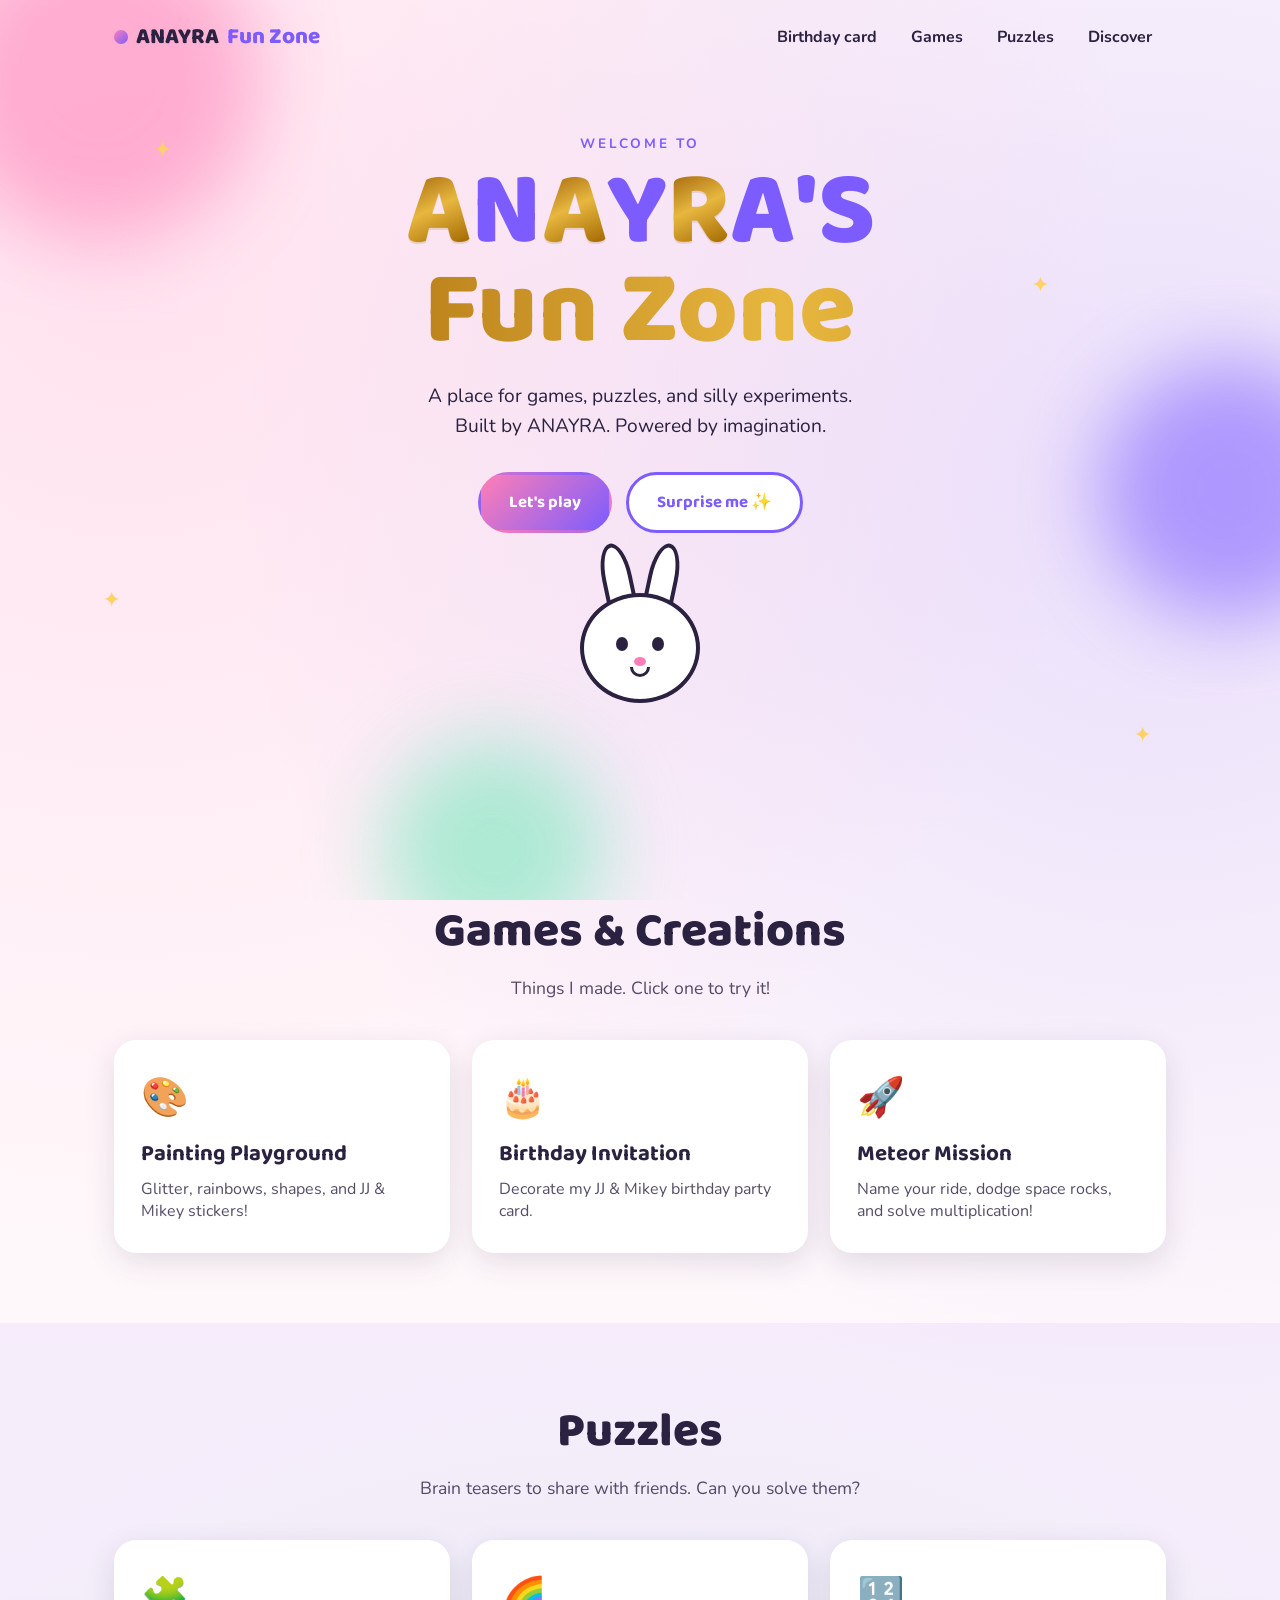
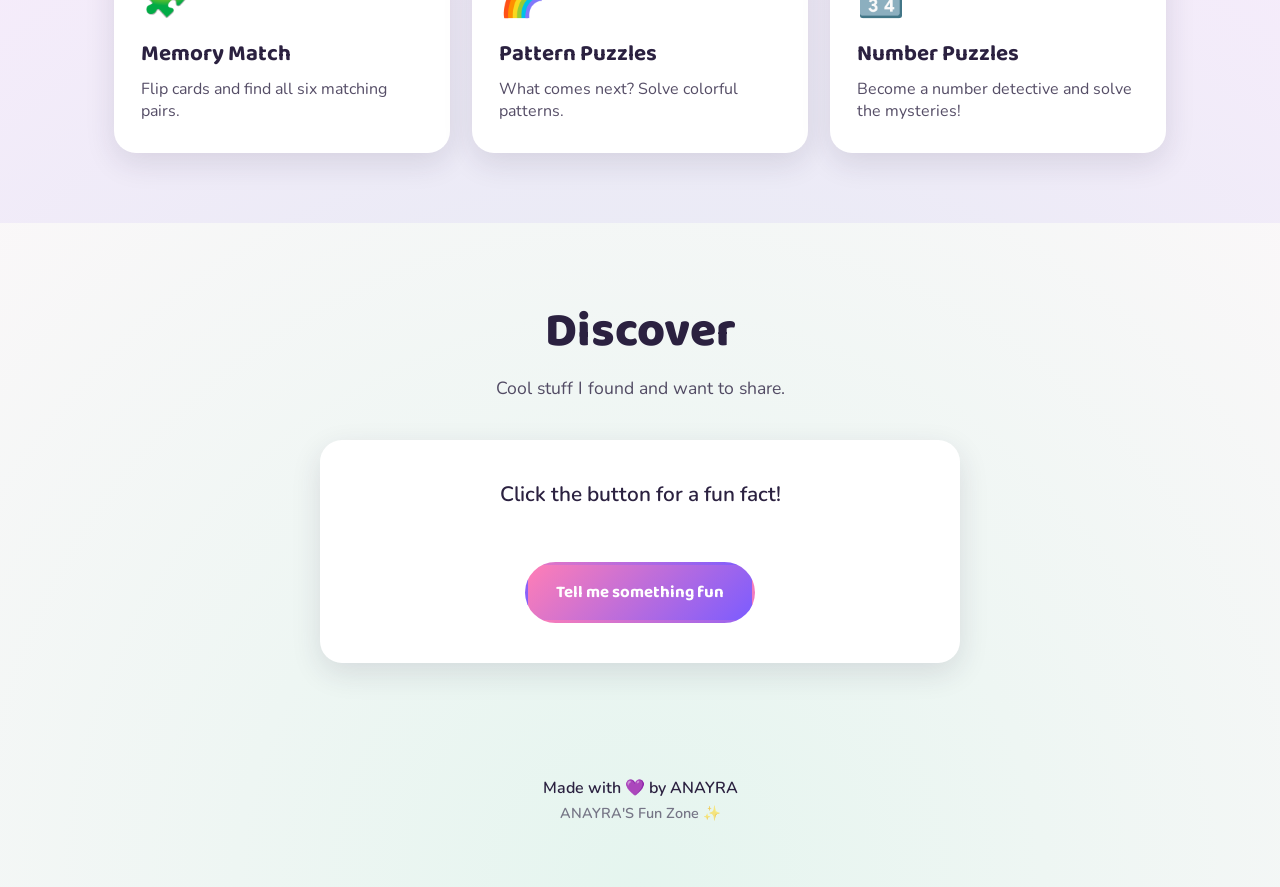
<file: index.html>
<!DOCTYPE html>
<html lang="en">
<head>
  <meta charset="UTF-8">
  <meta name="viewport" content="width=device-width, initial-scale=1.0">
  <title>ANAYRA'S Fun Zone</title>
  <meta name="description" content="Welcome to ANAYRA's Fun Zone — games, puzzles, and fun projects made by ANAYRA.">
  <link rel="icon" href="assets/images/favicon.svg" type="image/svg+xml">
  <link rel="preconnect" href="https://fonts.googleapis.com">
  <link href="https://fonts.googleapis.com/css2?family=Baloo+2:wght@500;700;800&family=Nunito:wght@400;600;700&display=swap" rel="stylesheet">
  <link rel="stylesheet" href="css/style.css">
</head>
<body>

  <!-- Floating shapes in the background (they move on their own with CSS) -->
  <div class="sky" aria-hidden="true">
    <span class="blob blob-1"></span>
    <span class="blob blob-2"></span>
    <span class="blob blob-3"></span>
    <span class="star star-1">✦</span>
    <span class="star star-2">✦</span>
    <span class="star star-3">✦</span>
    <span class="star star-4">✦</span>
  </div>

  <header class="top-bar">
    <a href="#top" class="logo">
      <span class="logo-dot"></span> ANAYRA<span class="logo-fun">Fun Zone</span>
    </a>
    <nav class="nav">
      <a href="projects/birthday-invitation/">Birthday card</a>
      <a href="#projects">Games</a>
      <a href="#puzzles">Puzzles</a>
      <a href="#discover">Discover</a>
    </nav>
  </header>

  <main id="top">

    <!-- ===== HERO: the big hello ===== -->
    <section class="hero">
      <p class="hero-kicker">Welcome to</p>
      <h1 class="hero-title">
        <span class="wiggle" aria-label="ANAYRA'S">ANAYRA'S</span>
        <span class="hero-title-line2">Fun Zone</span>
      </h1>
      <p class="hero-sub">
        A place for games, puzzles, and silly experiments.
        <br>Built by ANAYRA. Powered by imagination.
      </p>
      <div class="hero-actions">
        <a href="#projects" class="btn btn-primary">Let's play</a>
        <button type="button" class="btn btn-ghost" id="surprise-btn">Surprise me ✨</button>
      </div>
      <div class="hero-mascot" aria-hidden="true">
        <!-- A friendly little character drawn with CSS -->
        <div class="bun">
          <div class="bun-ear bun-ear-left"></div>
          <div class="bun-ear bun-ear-right"></div>
          <div class="bun-face">
            <div class="bun-eye bun-eye-left"></div>
            <div class="bun-eye bun-eye-right"></div>
            <div class="bun-nose"></div>
            <div class="bun-mouth"></div>
          </div>
        </div>
      </div>
    </section>

    <!-- ===== PROJECTS ===== -->
    <section class="section" id="projects">
      <h2 class="section-title">Games & Creations</h2>
      <p class="section-sub">Things I made. Click one to try it!</p>
      <div class="card-grid">
        <a class="card" href="projects/painting/">
          <span class="card-emoji" aria-hidden="true">🎨</span>
          <h3>Painting Playground</h3>
          <p>Glitter, rainbows, shapes, and JJ & Mikey stickers!</p>
        </a>
        <a class="card" href="projects/birthday-invitation/">
          <span class="card-emoji" aria-hidden="true">🎂</span>
          <h3>Birthday Invitation</h3>
          <p>Decorate my JJ & Mikey birthday party card.</p>
        </a>
        <a class="card" href="projects/rocket/">
          <span class="card-emoji" aria-hidden="true">🚀</span>
          <h3>Meteor Mission</h3>
          <p>Name your ride, dodge space rocks, and solve multiplication!</p>
        </a>
      </div>
    </section>

    <!-- ===== PUZZLES ===== -->
    <section class="section section-alt" id="puzzles">
      <h2 class="section-title">Puzzles</h2>
      <p class="section-sub">Brain teasers to share with friends. Can you solve them?</p>
      <div class="card-grid">
        <a class="card" href="puzzles/play/?game=memory">
          <span class="card-emoji" aria-hidden="true">🧩</span>
          <h3>Memory Match</h3>
          <p>Flip cards and find all six matching pairs.</p>
        </a>
        <a class="card" href="puzzles/play/?game=patterns">
          <span class="card-emoji" aria-hidden="true">🌈</span>
          <h3>Pattern Puzzles</h3>
          <p>What comes next? Solve colorful patterns.</p>
        </a>
        <a class="card" href="puzzles/play/?game=numbers">
          <span class="card-emoji" aria-hidden="true">🔢</span>
          <h3>Number Puzzles</h3>
          <p>Become a number detective and solve the mysteries!</p>
        </a>
      </div>
    </section>

    <!-- ===== DISCOVER ===== -->
    <section class="section" id="discover">
      <h2 class="section-title">Discover</h2>
      <p class="section-sub">Cool stuff I found and want to share.</p>
      <div class="discover-box">
        <p class="discover-fact" id="fun-fact">Click the button for a fun fact!</p>
        <button type="button" class="btn btn-primary" id="fact-btn">Tell me something fun</button>
      </div>
    </section>

  </main>

  <footer class="footer">
    <p>Made with 💜 by ANAYRA</p>
    <p class="footer-small">ANAYRA'S Fun Zone ✨</p>
  </footer>

  <!-- Confetti lands here when you press "Surprise me" -->
  <div class="confetti-layer" id="confetti" aria-hidden="true"></div>

  <script src="js/main.js"></script>
</body>
</html>
</file>
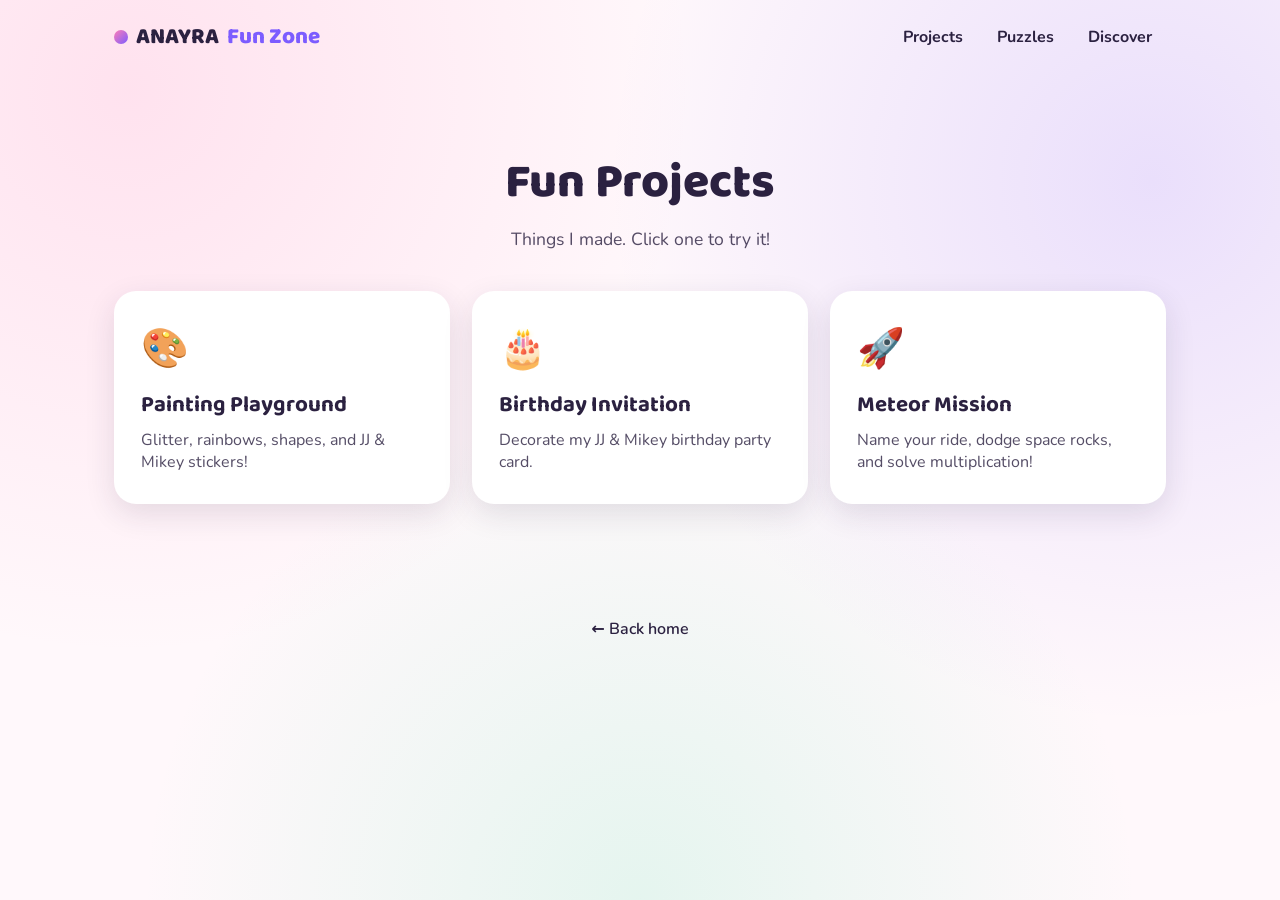
<file: projects/index.html>
<!DOCTYPE html>
<html lang="en">
<head>
  <meta charset="UTF-8">
  <meta name="viewport" content="width=device-width, initial-scale=1.0">
  <title>Projects · ANAYRA'S Fun Zone</title>
  <link rel="icon" href="../assets/images/favicon.svg" type="image/svg+xml">
  <link href="https://fonts.googleapis.com/css2?family=Baloo+2:wght@500;700;800&family=Nunito:wght@400;600;700&display=swap" rel="stylesheet">
  <link rel="stylesheet" href="../css/style.css">
</head>
<body>
  <header class="top-bar">
    <a href="../" class="logo"><span class="logo-dot"></span> ANAYRA<span class="logo-fun">Fun Zone</span></a>
    <nav class="nav">
      <a href="../#projects">Projects</a>
      <a href="../#puzzles">Puzzles</a>
      <a href="../#discover">Discover</a>
    </nav>
  </header>

  <main>
    <section class="section">
      <h2 class="section-title">Fun Projects</h2>
      <p class="section-sub">Things I made. Click one to try it!</p>
      <!--
        How to add a project:
        1. Make a new folder inside /projects, e.g. /projects/my-game/
        2. Put an index.html in it (plus its own css/js if needed)
        3. Add a card below that links to it, like this:

        <a class="card" href="my-game/">
          <span class="card-emoji">🎮</span>
          <h3>My Game</h3>
          <p>One line about what it does.</p>
        </a>
      -->
      <div class="card-grid">
        <a class="card" href="painting/">
          <span class="card-emoji" aria-hidden="true">🎨</span>
          <h3>Painting Playground</h3>
          <p>Glitter, rainbows, shapes, and JJ & Mikey stickers!</p>
        </a>
        <a class="card" href="birthday-invitation/">
          <span class="card-emoji" aria-hidden="true">🎂</span>
          <h3>Birthday Invitation</h3>
          <p>Decorate my JJ & Mikey birthday party card.</p>
        </a>
        <a class="card" href="rocket/">
          <span class="card-emoji" aria-hidden="true">🚀</span>
          <h3>Meteor Mission</h3>
          <p>Name your ride, dodge space rocks, and solve multiplication!</p>
        </a>
      </div>
    </section>
  </main>

  <footer class="footer">
    <p><a href="../">← Back home</a></p>
  </footer>
</body>
</html>
</file>
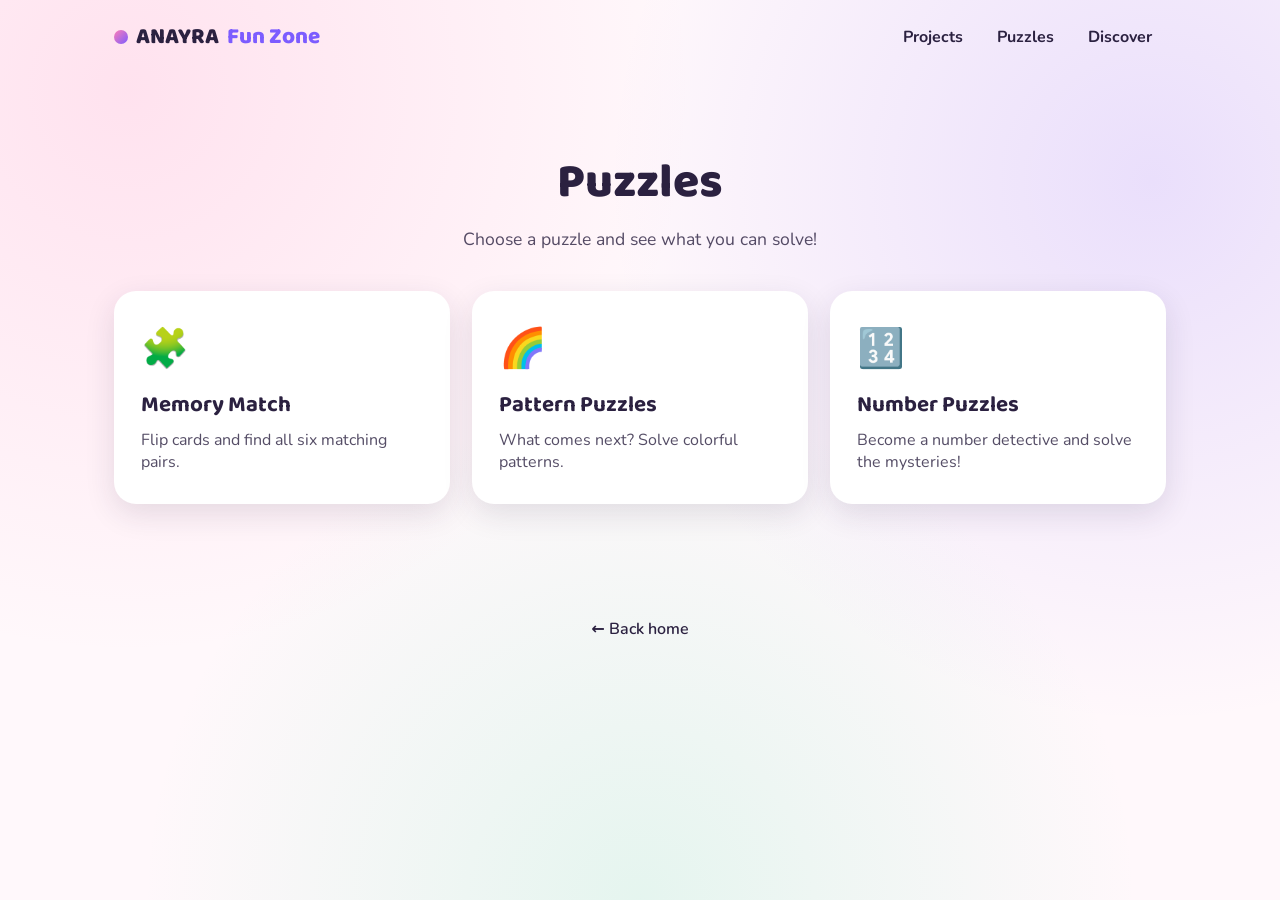
<file: puzzles/index.html>
<!DOCTYPE html>
<html lang="en">
<head>
  <meta charset="UTF-8">
  <meta name="viewport" content="width=device-width, initial-scale=1.0">
  <title>Puzzles · ANAYRA'S Fun Zone</title>
  <link rel="icon" href="../assets/images/favicon.svg" type="image/svg+xml">
  <link href="https://fonts.googleapis.com/css2?family=Baloo+2:wght@500;700;800&family=Nunito:wght@400;600;700&display=swap" rel="stylesheet">
  <link rel="stylesheet" href="../css/style.css">
</head>
<body>
  <header class="top-bar">
    <a href="../" class="logo"><span class="logo-dot"></span> ANAYRA<span class="logo-fun">Fun Zone</span></a>
    <nav class="nav">
      <a href="../#projects">Projects</a>
      <a href="../#puzzles">Puzzles</a>
      <a href="../#discover">Discover</a>
    </nav>
  </header>

  <main>
    <section class="section">
      <h2 class="section-title">Puzzles</h2>
      <p class="section-sub">Choose a puzzle and see what you can solve!</p>
      <!--
        How to add a puzzle:
        1. Make a new folder inside /puzzles, e.g. /puzzles/riddle-1/
        2. Put an index.html in it
        3. Add a card below that links to it (see projects/index.html for an example)
      -->
      <div class="card-grid">
        <a class="card" href="play/?game=memory">
          <span class="card-emoji" aria-hidden="true">🧩</span>
          <h3>Memory Match</h3>
          <p>Flip cards and find all six matching pairs.</p>
        </a>
        <a class="card" href="play/?game=patterns">
          <span class="card-emoji" aria-hidden="true">🌈</span>
          <h3>Pattern Puzzles</h3>
          <p>What comes next? Solve colorful patterns.</p>
        </a>
        <a class="card" href="play/?game=numbers">
          <span class="card-emoji" aria-hidden="true">🔢</span>
          <h3>Number Puzzles</h3>
          <p>Become a number detective and solve the mysteries!</p>
        </a>
      </div>
    </section>
  </main>

  <footer class="footer">
    <p><a href="../">← Back home</a></p>
  </footer>
</body>
</html>
</file>
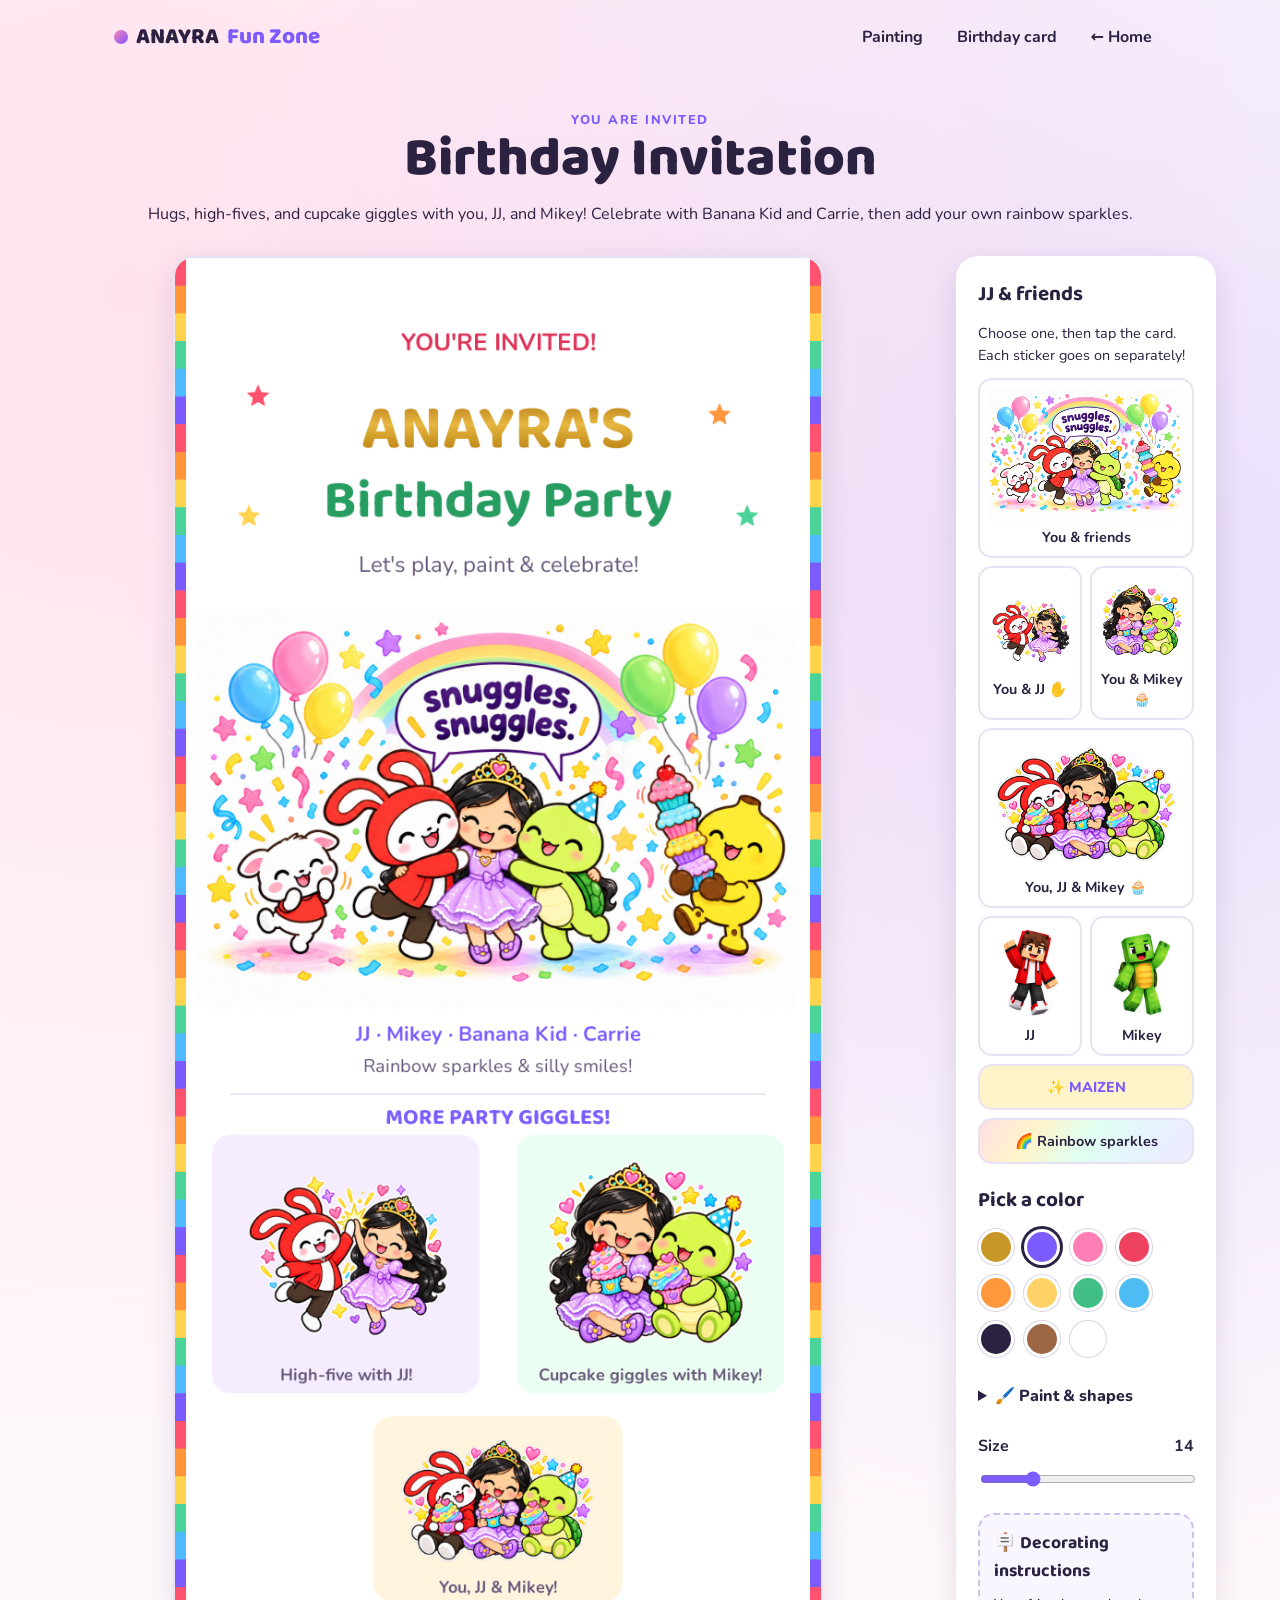
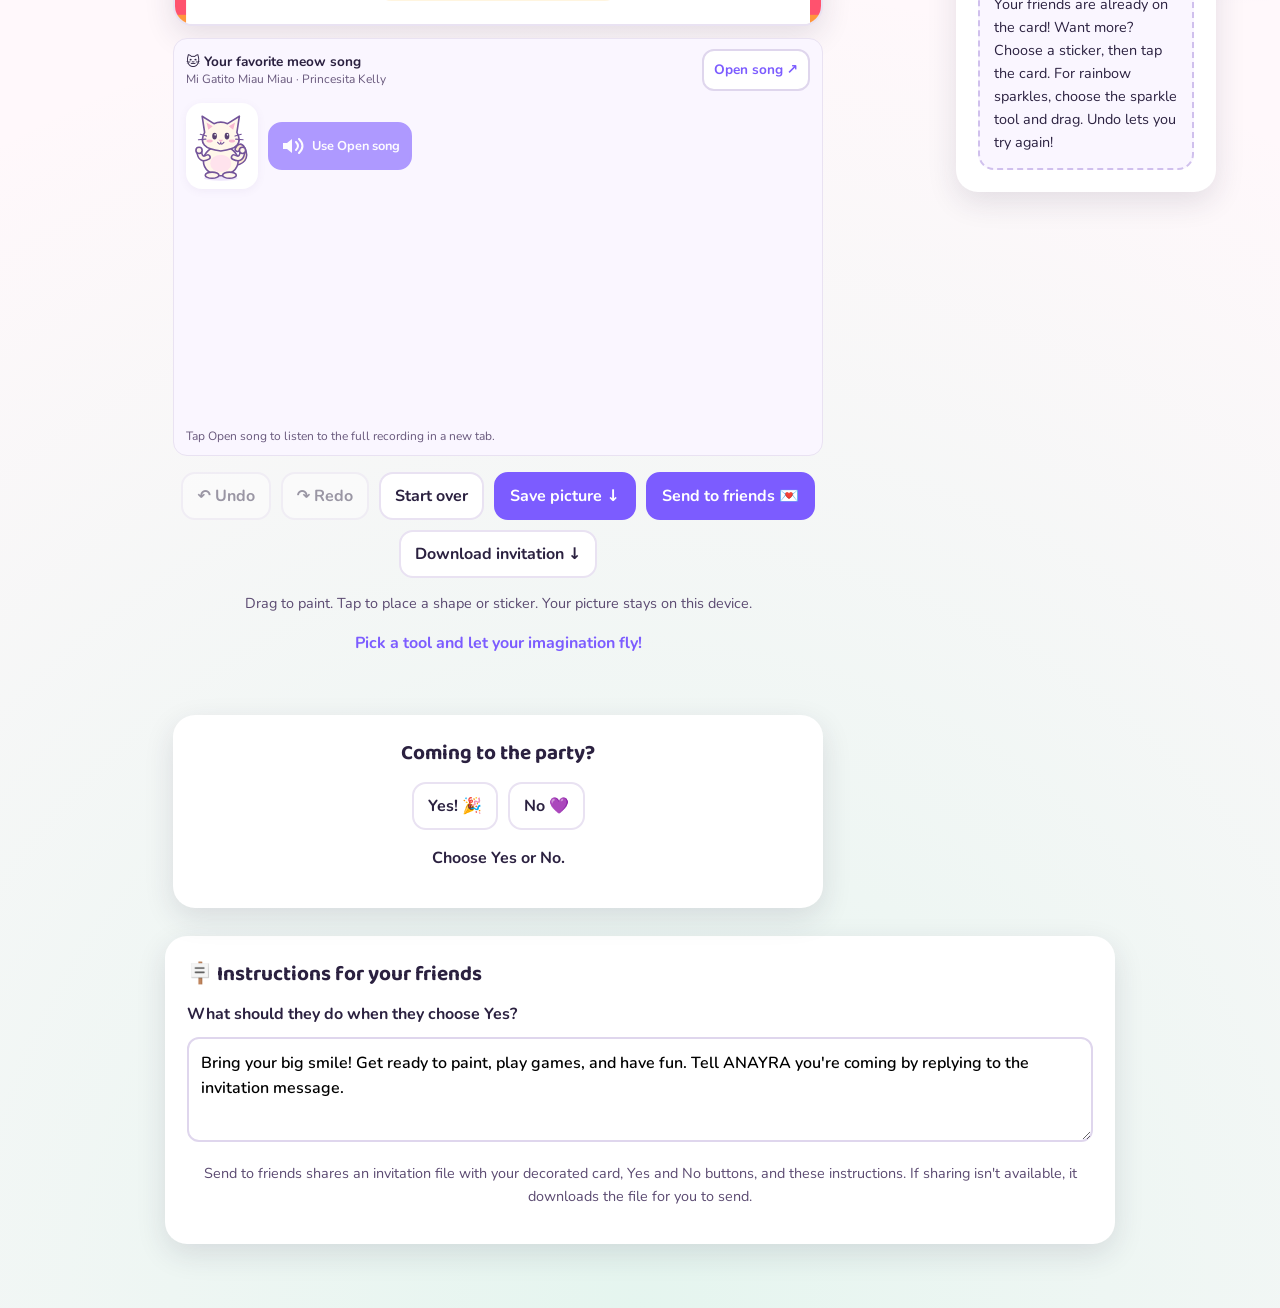
<file: projects/birthday-invitation/index.html>
<!DOCTYPE html>
<html lang="en">
<head>
  <meta charset="UTF-8">
  <meta name="viewport" content="width=device-width, initial-scale=1.0">
  <title>Birthday Invitation · ANAYRA'S Fun Zone</title>
  <link rel="icon" href="../../assets/images/favicon.svg" type="image/svg+xml">
  <link href="https://fonts.googleapis.com/css2?family=Baloo+2:wght@500;700;800&family=Nunito:wght@400;600;700&display=swap" rel="stylesheet">
  <link rel="stylesheet" href="../../css/style.css">
  <link rel="stylesheet" href="../../css/play.css">
  <link rel="stylesheet" href="style.css">
  <link rel="stylesheet" href="song.css" id="party-song-styles">
</head>
<body>
  <header class="top-bar">
    <a href="../../" class="logo"><span class="logo-dot"></span> ANAYRA<span class="logo-fun">Fun Zone</span></a>
    <nav class="nav" aria-label="Main navigation">
      <a href="../painting/">Painting</a>
      <a href="../birthday-invitation/">Birthday card</a>
      <a href="../../">← Home</a>
    </nav>
  </header>
  <main class="play-page" data-studio="invitation">
    <div class="play-heading">
      <p class="play-kicker">You are invited</p>
      <h1>Birthday Invitation</h1>
      <p>Hugs, high-fives, and cupcake giggles with you, JJ, and Mikey! Celebrate with Banana Kid and Carrie, then add your own rainbow sparkles.</p>
    </div>
    <div class="studio-layout">
      <aside class="play-panel studio-tools" aria-label="Drawing supplies">
        <div>
          <h2>Pick a color</h2>
          <div class="color-grid" role="group" aria-label="Paint colors"><button type="button" class="color-swatch" data-color="#c89727" style="--swatch: #c89727" aria-label="Gold" aria-pressed="false"></button><button type="button" class="color-swatch" data-color="#7c5cff" style="--swatch: #7c5cff" aria-label="Purple" aria-pressed="true"></button>
<button type="button" class="color-swatch" data-color="#ff7eb6" style="--swatch: #ff7eb6" aria-label="Pink" aria-pressed="false"></button>
<button type="button" class="color-swatch" data-color="#ef4261" style="--swatch: #ef4261" aria-label="Red" aria-pressed="false"></button>
<button type="button" class="color-swatch" data-color="#ff973c" style="--swatch: #ff973c" aria-label="Orange" aria-pressed="false"></button>
<button type="button" class="color-swatch" data-color="#ffd166" style="--swatch: #ffd166" aria-label="Yellow" aria-pressed="false"></button>
<button type="button" class="color-swatch" data-color="#42bf85" style="--swatch: #42bf85" aria-label="Green" aria-pressed="false"></button>
<button type="button" class="color-swatch" data-color="#4cbcf3" style="--swatch: #4cbcf3" aria-label="Blue" aria-pressed="false"></button>
<button type="button" class="color-swatch" data-color="#2b2140" style="--swatch: #2b2140" aria-label="Black" aria-pressed="false"></button>
<button type="button" class="color-swatch" data-color="#9b6644" style="--swatch: #9b6644" aria-label="Brown" aria-pressed="false"></button>
<button type="button" class="color-swatch" data-color="#ffffff" style="--swatch: #ffffff" aria-label="White" aria-pressed="false"></button></div>
        </div>
        <details class="tool-section">
          <summary>🖌️ Paint & shapes</summary>
          <div class="tool-grid" role="group" aria-label="Drawing tools"><button type="button" class="tool-button" data-tool="brush" aria-pressed="true">🖌️ Brush</button>
<button type="button" class="tool-button" data-tool="rainbow-brush" aria-pressed="false">🌈 Rainbow brush</button>
<button type="button" class="tool-button" data-tool="glitter" aria-pressed="false">✨ Glitter</button>
<button type="button" class="tool-button" data-tool="eraser" aria-pressed="false">🧽 Eraser</button>
<button type="button" class="tool-button" data-tool="rainbow" aria-pressed="false">🌈 Rainbow</button>
<button type="button" class="tool-button" data-tool="spiral" aria-pressed="false">🌀 Spiral</button>
<button type="button" class="tool-button" data-tool="circle" aria-pressed="false">● Circle</button>
<button type="button" class="tool-button" data-tool="square" aria-pressed="false">■ Square</button>
<button type="button" class="tool-button" data-tool="triangle" aria-pressed="false">▲ Triangle</button>
<button type="button" class="tool-button" data-tool="star" aria-pressed="false">★ Star</button>
<button type="button" class="tool-button" data-tool="heart" aria-pressed="false">♥ Heart</button></div>
        </details>
        <div>
          <label class="size-label" for="brush-size">Size <output data-size-value for="brush-size">14</output></label>
          <input id="brush-size" type="range" min="4" max="48" value="14" data-size>
        </div>
        <div class="sticker-supplies">
          <h2>JJ & friends</h2>
          <p class="supply-note">Choose one, then tap the card. Each sticker goes on separately!</p>
          <div class="tool-grid sticker-grid" role="group" aria-label="Character stickers">
            <button type="button" class="tool-button friends-sticker" data-tool="friends" aria-pressed="false" draggable="true" disabled><img src="../../assets/images/anayra-maizen-snuggles.jpg" alt="" width="1536" height="1024">You & friends</button>
            <button type="button" class="tool-button picture-sticker" data-tool="high-five" aria-pressed="false" draggable="true" disabled><img src="../../assets/images/anayra-jj-high-five-sticker.png" alt="" width="640" height="640">You & JJ ✋</button>
            <button type="button" class="tool-button picture-sticker" data-tool="cupcakes" aria-pressed="false" draggable="true" disabled><img src="../../assets/images/anayra-mikey-cupcake-sticker.png" alt="" width="640" height="640">You & Mikey 🧁</button>
            <button type="button" class="tool-button friends-sticker picture-sticker" data-tool="cupcake-friends" aria-pressed="false" draggable="true" disabled><img src="../../assets/images/anayra-jj-mikey-cupcake-sticker.png" alt="" width="640" height="427">You, JJ & Mikey 🧁</button>
            <button type="button" class="tool-button" data-tool="jj" aria-pressed="false" draggable="true" disabled><span class="sticker-thumb" aria-hidden="true"></span>JJ</button>
            <button type="button" class="tool-button" data-tool="mikey" aria-pressed="false" draggable="true" disabled><span class="sticker-thumb mikey" aria-hidden="true"></span>Mikey</button>
            <button type="button" class="tool-button maizen-sticker" data-tool="maizen" aria-pressed="false" draggable="true">✨ MAIZEN</button>
            <button type="button" class="tool-button rainbow-sparkles" data-tool="rainbow-sparkles" aria-pressed="false">🌈 Rainbow sparkles</button>
          </div>
        </div>
        <div class="instruction-sign">
          <h2>🪧 Decorating instructions</h2>
          <p>Your friends are already on the card! Want more? Choose a sticker, then tap the card. For rainbow sparkles, choose the sparkle tool and drag. Undo lets you try again!</p>
        </div>
      </aside>
      <div class="studio-surface">
        <div class="canvas-frame">
          <canvas class="drawing-canvas" width="700" height="1480" tabindex="0" aria-label="ANAYRA birthday invitation. JJ and Mikey hug a cartoon girl with black hair and a tiara, saying &quot;snuggles, snuggles.&quot; Banana Kid and Carrie celebrate beside them under a rainbow. Little pictures below show Anayra high-fiving JJ, sharing cupcakes with Mikey, and sharing cupcakes with JJ and Mikey together. Add stickers and rainbow sparkles beside the card.">Your browser needs canvas support to use the drawing tools.</canvas>
        </div>
        <div class="party-song" data-party-song>
          <div class="song-heading">
            <p class="song-label"><strong>🐱 Your favorite meow song</strong><span>Mi Gatito Miau Miau · Princesita Kelly</span></p>
            <a class="song-link" href="https://www.youtube.com/watch?v=xyWYu00Setc" target="_blank" rel="noopener noreferrer" aria-label="Open the full Mi Gatito Miau Miau song by Princesita Kelly in a new tab">Open song ↗</a>
          </div>
          <div class="song-controls">
            <svg class="cat-sticker" viewBox="-8 0 116 120" width="72" height="86" role="img" aria-label="A small chubby kitten dancing with the song">
              <g class="cat-notes" fill="#7c5cff" font-family="sans-serif" font-size="19" font-weight="bold"><text x="3" y="29">♪</text><text x="81" y="45" fill="#ef759e">♫</text></g>
              <ellipse cx="48" cy="112" rx="27" ry="4" fill="#eee5fb"/>
              <g class="cat-dancer" stroke="#73549a" stroke-width="2.6" stroke-linecap="round" stroke-linejoin="round">
                <path d="M64 89Q94 86 83 64Q79 57 75 65" fill="none" stroke-width="10"/>
                <path d="M64 89Q94 86 83 64Q79 57 75 65" fill="none" stroke="#ffe9ce" stroke-width="5"/>
                <ellipse cx="48" cy="84" rx="28" ry="24" fill="#fff7ea"/>
                <ellipse cx="48" cy="88" rx="17" ry="14" fill="#ffe3ed" stroke="none"/>
                <g class="cat-left-paw"><path d="M27 78Q15 85 13 68" fill="none" stroke-width="10"/><path d="M27 78Q15 85 13 68" fill="none" stroke="#fff7ea" stroke-width="5"/><circle cx="13" cy="67" r="5" fill="#fff7ea"/></g>
                <g class="cat-right-paw"><path d="M69 78Q82 85 83 68" fill="none" stroke-width="10"/><path d="M69 78Q82 85 83 68" fill="none" stroke="#fff7ea" stroke-width="5"/><circle cx="83" cy="67" r="5" fill="#fff7ea"/></g>
                <ellipse cx="34" cy="107" rx="11" ry="5" fill="#fff7ea"/>
                <ellipse cx="62" cy="107" rx="11" ry="5" fill="#fff7ea"/>
                <path d="M22 38 18 12 37 24Q48 19 59 24L78 12 74 38Q88 64 48 68Q8 64 22 38Z" fill="#fff7ea"/>
                <path d="M25 22 28 34 35 28ZM71 22 68 34 61 28Z" fill="#f8b8d1" stroke="none"/>
                <ellipse cx="38" cy="44" rx="3.8" ry="5.5" fill="#574070" stroke="none"/><ellipse cx="58" cy="44" rx="3.8" ry="5.5" fill="#574070" stroke="none"/>
                <g fill="white" stroke="none"><circle cx="39" cy="42" r="1.3"/><circle cx="59" cy="42" r="1.3"/></g>
                <g fill="#f8b8d1" stroke="none"><ellipse cx="30" cy="52" rx="5" ry="2.4"/><ellipse cx="66" cy="52" rx="5" ry="2.4"/><path d="M44 50H52L48 54Z"/></g>
                <path d="M43 54q5 6 5 0q0 6 5 0M25 44l-10-3M24 49l-12 1M71 44l10-3M72 49l12 1" fill="none" stroke-width="1.8"/>
              </g>
            </svg>
            <button type="button" class="song-speaker" data-song-speaker aria-label="Play the full meow song" aria-pressed="false" disabled>
              <svg class="speaker-icon" viewBox="0 0 24 24" width="24" height="24" aria-hidden="true"><path d="M3 9h4l5-4v14l-5-4H3Z" fill="currentColor"/><path d="M16 8q4 4 0 8M19 5q7 7 0 14" fill="none" stroke="currentColor" stroke-width="2" stroke-linecap="round"/></svg>
              <span data-song-button-label>Loading…</span>
            </button>
          </div>
          <iframe id="meow-song-player" class="song-player" title="Play the full Mi Gatito Miau Miau song by Princesita Kelly" width="100%" height="220" scrolling="no" loading="lazy" allow="autoplay; encrypted-media" referrerpolicy="strict-origin-when-cross-origin" src="https://www.youtube.com/embed/xyWYu00Setc?autoplay=0&amp;playsinline=1&amp;rel=0&amp;fs=0&amp;enablejsapi=1"></iframe>
          <p class="song-note" data-song-status role="status">Tap the speaker to play the full song. Kitty dances along! You'll need an internet connection.</p>
        </div>
        <div class="studio-actions">
          <button type="button" class="play-button" data-undo disabled>↶ Undo</button>
          <button type="button" class="play-button" data-redo disabled>↷ Redo</button>
          <button type="button" class="play-button" data-reset>Start over</button>
          <button type="button" class="play-button primary" data-save>Save picture ↓</button>
          <button type="button" class="play-button primary" id="share-invitation">Send to friends 💌</button>
          <button type="button" class="play-button" id="download-invitation">Download invitation ↓</button>
          <button type="button" class="play-button" id="previous-card" hidden>Save previous card</button>
        </div>
        <p class="studio-note">Drag to paint. Tap to place a shape or sticker. Your picture stays on this device.</p>
        <p class="live-message studio-message" data-message role="status">Pick a tool and let your imagination fly!</p>
        <p class="live-message studio-message" id="share-message" role="status"></p>
        <section class="play-panel coming-panel" aria-labelledby="coming-heading">
          <h2 id="coming-heading">Coming to the party?</h2>
          <div class="coming-choices" role="group" aria-label="Coming to the party">
            <button type="button" class="choice-button" data-coming="yes" aria-pressed="false">Yes! 🎉</button>
            <button type="button" class="choice-button" data-coming="no" aria-pressed="false">No 💜</button>
          </div>
          <p class="live-message" id="coming-message" role="status">Choose Yes or No.</p>
          <div class="instruction-sign" id="party-instructions" hidden>
            <h3>🪧 Party instructions</h3>
            <p id="guest-instructions"></p>
          </div>
        </section>
      </div>
    </div>
    <section class="play-panel invitation-settings" aria-labelledby="instructions-heading">
      <h2 id="instructions-heading">🪧 Instructions for your friends</h2>
      <label class="field-label" for="instruction-text">What should they do when they choose Yes?</label>
      <textarea id="instruction-text" rows="3" maxlength="600">Bring your big smile! Get ready to paint, play games, and have fun. Tell ANAYRA you're coming by replying to the invitation message.</textarea>
      <p class="studio-note">Send to friends shares an invitation file with your decorated card, Yes and No buttons, and these instructions. If sharing isn't available, it downloads the file for you to send.</p>
    </section>
  </main>
  <script src="../../js/drawing.js"></script>
  <script src="song.js"></script>
  <script src="invitation.js"></script>
</body>
</html>
</file>
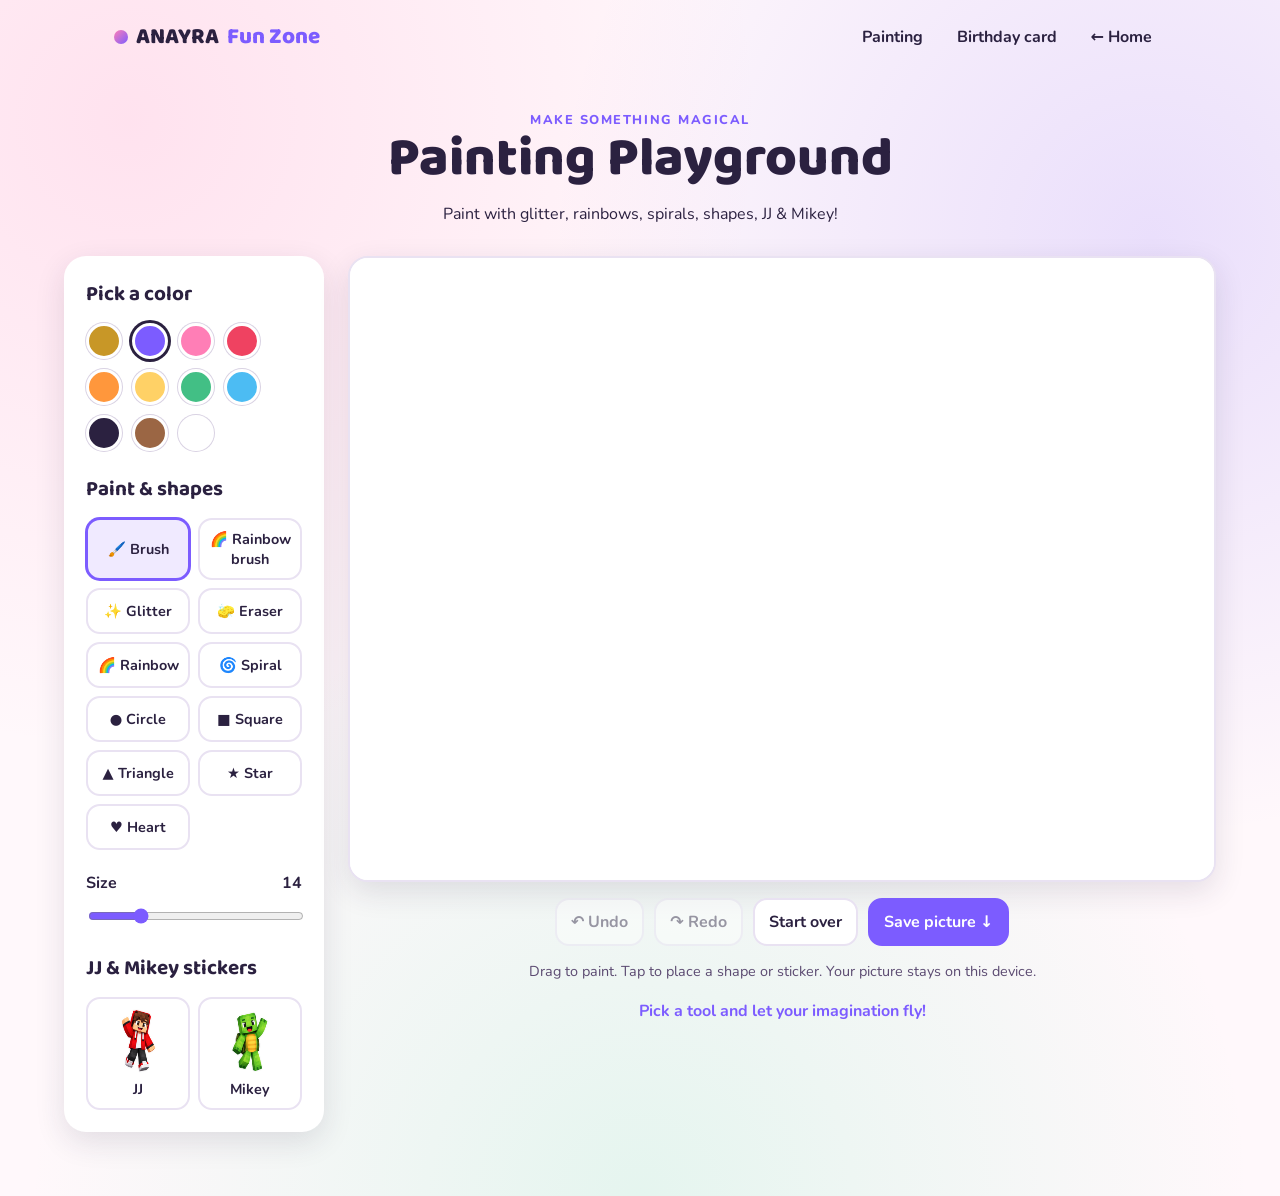
<file: projects/painting/index.html>
<!DOCTYPE html>
<html lang="en">
<head>
  <meta charset="UTF-8">
  <meta name="viewport" content="width=device-width, initial-scale=1.0">
  <title>Painting Playground · ANAYRA'S Fun Zone</title>
  <link rel="icon" href="../../assets/images/favicon.svg" type="image/svg+xml">
  <link href="https://fonts.googleapis.com/css2?family=Baloo+2:wght@500;700;800&family=Nunito:wght@400;600;700&display=swap" rel="stylesheet">
  <link rel="stylesheet" href="../../css/style.css">
  <link rel="stylesheet" href="../../css/play.css">
  
</head>
<body>
  <header class="top-bar">
    <a href="../../" class="logo"><span class="logo-dot"></span> ANAYRA<span class="logo-fun">Fun Zone</span></a>
    <nav class="nav" aria-label="Main navigation">
      <a href="../painting/">Painting</a>
      <a href="../birthday-invitation/">Birthday card</a>
      <a href="../../">← Home</a>
    </nav>
  </header>
  <main class="play-page" data-studio="painting">
    <div class="play-heading">
      <p class="play-kicker">Make something magical</p>
      <h1>Painting Playground</h1>
      <p>Paint with glitter, rainbows, spirals, shapes, JJ & Mikey!</p>
    </div>
    <div class="studio-layout">
      <aside class="play-panel studio-tools" aria-label="Drawing supplies">
        <div>
          <h2>Pick a color</h2>
          <div class="color-grid" role="group" aria-label="Paint colors"><button type="button" class="color-swatch" data-color="#c89727" style="--swatch: #c89727" aria-label="Gold" aria-pressed="false"></button><button type="button" class="color-swatch" data-color="#7c5cff" style="--swatch: #7c5cff" aria-label="Purple" aria-pressed="true"></button>
<button type="button" class="color-swatch" data-color="#ff7eb6" style="--swatch: #ff7eb6" aria-label="Pink" aria-pressed="false"></button>
<button type="button" class="color-swatch" data-color="#ef4261" style="--swatch: #ef4261" aria-label="Red" aria-pressed="false"></button>
<button type="button" class="color-swatch" data-color="#ff973c" style="--swatch: #ff973c" aria-label="Orange" aria-pressed="false"></button>
<button type="button" class="color-swatch" data-color="#ffd166" style="--swatch: #ffd166" aria-label="Yellow" aria-pressed="false"></button>
<button type="button" class="color-swatch" data-color="#42bf85" style="--swatch: #42bf85" aria-label="Green" aria-pressed="false"></button>
<button type="button" class="color-swatch" data-color="#4cbcf3" style="--swatch: #4cbcf3" aria-label="Blue" aria-pressed="false"></button>
<button type="button" class="color-swatch" data-color="#2b2140" style="--swatch: #2b2140" aria-label="Black" aria-pressed="false"></button>
<button type="button" class="color-swatch" data-color="#9b6644" style="--swatch: #9b6644" aria-label="Brown" aria-pressed="false"></button>
<button type="button" class="color-swatch" data-color="#ffffff" style="--swatch: #ffffff" aria-label="White" aria-pressed="false"></button></div>
        </div>
        <div class="tool-section">
          <h2>Paint & shapes</h2>
          <div class="tool-grid" role="group" aria-label="Drawing tools"><button type="button" class="tool-button" data-tool="brush" aria-pressed="true">🖌️ Brush</button>
<button type="button" class="tool-button" data-tool="rainbow-brush" aria-pressed="false">🌈 Rainbow brush</button>
<button type="button" class="tool-button" data-tool="glitter" aria-pressed="false">✨ Glitter</button>
<button type="button" class="tool-button" data-tool="eraser" aria-pressed="false">🧽 Eraser</button>
<button type="button" class="tool-button" data-tool="rainbow" aria-pressed="false">🌈 Rainbow</button>
<button type="button" class="tool-button" data-tool="spiral" aria-pressed="false">🌀 Spiral</button>
<button type="button" class="tool-button" data-tool="circle" aria-pressed="false">● Circle</button>
<button type="button" class="tool-button" data-tool="square" aria-pressed="false">■ Square</button>
<button type="button" class="tool-button" data-tool="triangle" aria-pressed="false">▲ Triangle</button>
<button type="button" class="tool-button" data-tool="star" aria-pressed="false">★ Star</button>
<button type="button" class="tool-button" data-tool="heart" aria-pressed="false">♥ Heart</button></div>
        </div>
        <div>
          <label class="size-label" for="brush-size">Size <output data-size-value for="brush-size">14</output></label>
          <input id="brush-size" type="range" min="4" max="48" value="14" data-size>
        </div>
        <div>
          <h2>JJ & Mikey stickers</h2>
          <div class="tool-grid sticker-grid" role="group" aria-label="Character stickers">
            <button type="button" class="tool-button" data-tool="jj" aria-pressed="false" disabled><span class="sticker-thumb" aria-hidden="true"></span>JJ</button>
            <button type="button" class="tool-button" data-tool="mikey" aria-pressed="false" disabled><span class="sticker-thumb mikey" aria-hidden="true"></span>Mikey</button>
          </div>
        </div>
      </aside>
      <div class="studio-surface">
        <div class="canvas-frame">
          <canvas class="drawing-canvas" width="1000" height="720" tabindex="0" aria-label="Your painting canvas. Drag to paint or tap to place shapes and stickers.">Your browser needs canvas support to use the drawing tools.</canvas>
        </div>
        <div class="studio-actions">
          <button type="button" class="play-button" data-undo disabled>↶ Undo</button>
          <button type="button" class="play-button" data-redo disabled>↷ Redo</button>
          <button type="button" class="play-button" data-reset>Start over</button>
          <button type="button" class="play-button primary" data-save>Save picture ↓</button>
        </div>
        <p class="studio-note">Drag to paint. Tap to place a shape or sticker. Your picture stays on this device.</p>
        <p class="live-message studio-message" data-message role="status">Pick a tool and let your imagination fly!</p>
      </div>
    </div>
  </main>
  <script src="../../js/drawing.js"></script>
</body>
</html>
</file>
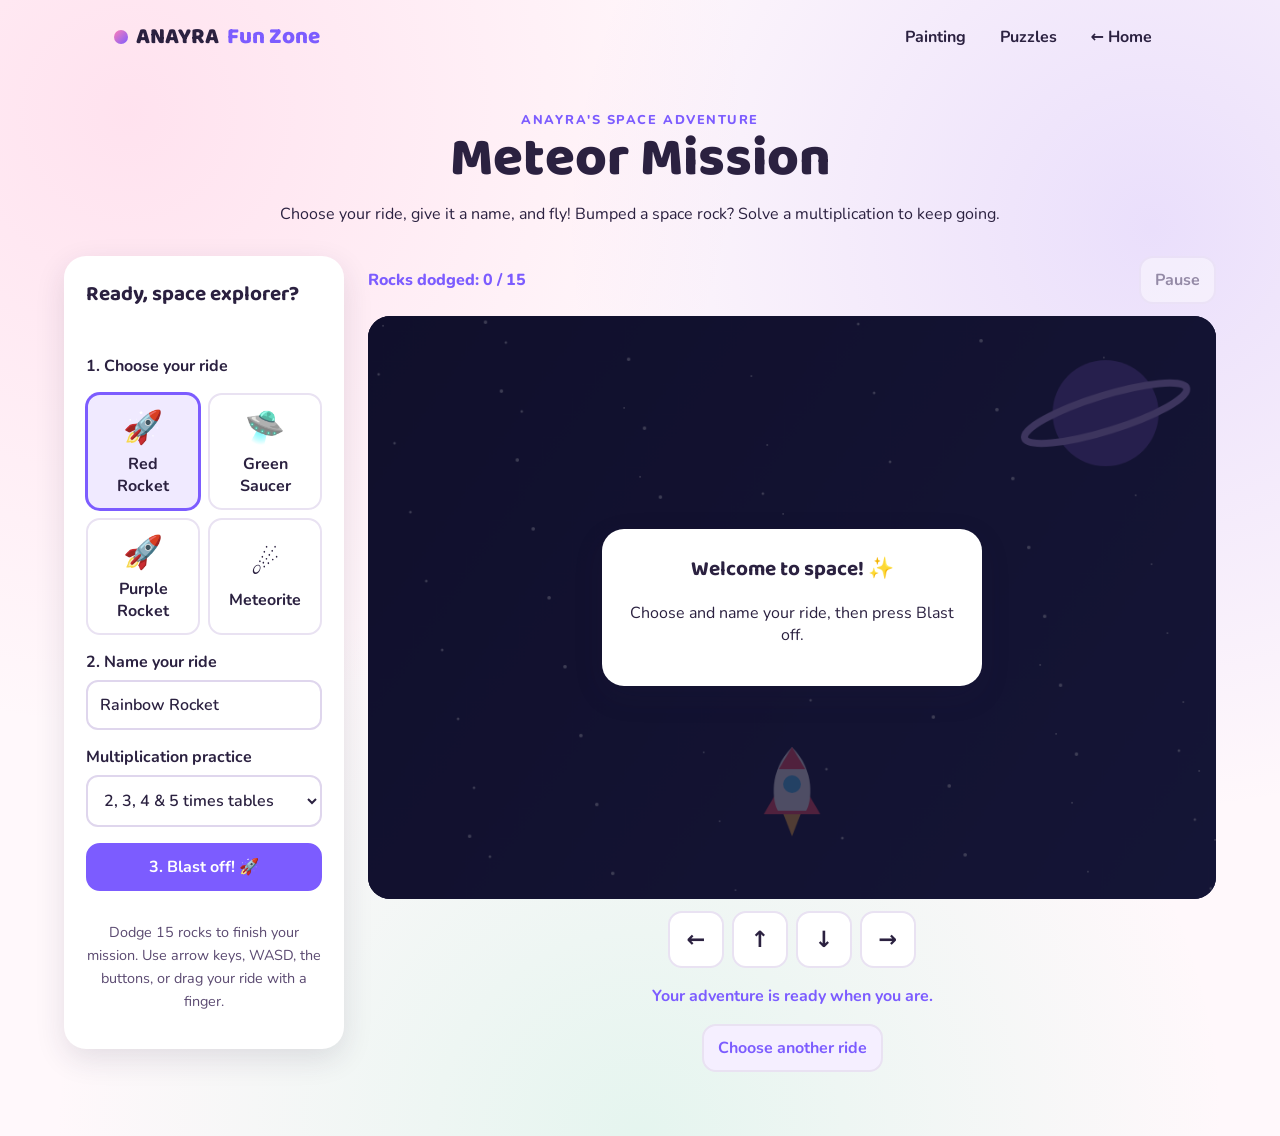
<file: projects/rocket/index.html>
<!DOCTYPE html>
<html lang="en">
<head>
  <meta charset="UTF-8">
  <meta name="viewport" content="width=device-width, initial-scale=1.0">
  <title>Meteor Mission · ANAYRA'S Fun Zone</title>
  <link rel="icon" href="../../assets/images/favicon.svg" type="image/svg+xml">
  <link href="https://fonts.googleapis.com/css2?family=Baloo+2:wght@500;700;800&family=Nunito:wght@400;600;700&display=swap" rel="stylesheet">
  <link rel="stylesheet" href="../../css/style.css">
  <link rel="stylesheet" href="../../css/play.css">
</head>
<body>
  <header class="top-bar">
    <a href="../../" class="logo"><span class="logo-dot"></span> ANAYRA<span class="logo-fun">Fun Zone</span></a>
    <nav class="nav" aria-label="Main navigation"><a href="../painting/">Painting</a><a href="../../puzzles/play/">Puzzles</a><a href="../../">← Home</a></nav>
  </header>
  <main class="play-page">
    <div class="play-heading">
      <p class="play-kicker">ANAYRA'S space adventure</p>
      <h1>Meteor Mission</h1>
      <p>Choose your ride, give it a name, and fly! Bumped a space rock? Solve a multiplication to keep going.</p>
    </div>
    <div class="rocket-layout">
      <form class="play-panel rocket-setup" id="rocket-setup">
        <h2>Ready, space explorer?</h2>
        <div class="ride-section">
          <p class="field-label">1. Choose your ride</p>
          <div class="ride-grid" role="group" aria-label="Space rides">
            <button type="button" class="choice-button" data-ride="red" aria-pressed="true"><span class="ride-icon">🚀</span>Red Rocket</button>
            <button type="button" class="choice-button" data-ride="green" aria-pressed="false"><span class="ride-icon">🛸</span>Green Saucer</button>
            <button type="button" class="choice-button" data-ride="purple" aria-pressed="false"><span class="ride-icon">🚀</span>Purple Rocket</button>
            <button type="button" class="choice-button" data-ride="meteor" aria-pressed="false"><span class="ride-icon">☄️</span>Meteorite</button>
          </div>
        </div>
        <label class="field-label" for="ride-name">2. Name your ride
          <input id="ride-name" maxlength="24" value="Rainbow Rocket" autocomplete="off">
        </label>
        <label class="field-label" for="math-level">Multiplication practice
          <select id="math-level"><option value="easy">2, 3, 4 & 5 times tables</option><option value="all">2 through 10 times tables</option></select>
        </label>
        <button type="submit" class="play-button primary">3. Blast off! 🚀</button>
        <p class="studio-note">Dodge 15 rocks to finish your mission. Use arrow keys, WASD, the buttons, or drag your ride with a finger.</p>
      </form>
      <div>
        <div class="flight-toolbar">
          <span class="flight-score" id="flight-score">Rocks dodged: 0 / 15</span>
          <button type="button" class="play-button" id="pause-flight" disabled>Pause</button>
        </div>
        <div class="flight-box">
          <canvas class="flight-canvas" id="flight-canvas" width="960" height="660" tabindex="0" aria-label="Space flying game. Move with arrow keys, WASD, or drag your ride. Dodge the falling rocks.">Your browser needs canvas support to play.</canvas>
          <div class="flight-overlay" id="flight-overlay">
            <div class="play-panel" id="flight-welcome"><h2>Welcome to space! ✨</h2><p>Choose and name your ride, then press Blast off.</p></div>
            <form class="play-panel" id="repair-form" hidden>
              <h2>A little bump! 🔧</h2><p>Solve this to fix your ride.</p>
              <p class="math-question" id="repair-question"></p>
              <label class="field-label" for="repair-answer">Your answer</label>
              <div class="math-answer-row"><input class="answer-input" id="repair-answer" type="number" min="0" step="1" inputmode="numeric" required><button class="play-button primary" type="submit">Fix it!</button></div>
              <p class="live-message" id="repair-message" role="status"></p>
            </form>
            <div class="play-panel" id="paused-panel" hidden><h2>Taking a little break 🌙</h2><p>Your mission will wait for you.</p><button type="button" class="play-button primary" id="resume-flight">Keep flying</button></div>
            <div class="play-panel" id="win-panel" hidden><h2>Mission complete! 🌟</h2><p class="mission-name" id="win-message"></p><button type="button" class="play-button primary" id="fly-again">Fly again!</button></div>
          </div>
        </div>
        <div class="flight-controls" role="group" aria-label="Steer your ride">
          <button type="button" class="play-button" data-direction="left" aria-label="Fly left">←</button>
          <button type="button" class="play-button" data-direction="up" aria-label="Fly up">↑</button>
          <button type="button" class="play-button" data-direction="down" aria-label="Fly down">↓</button>
          <button type="button" class="play-button" data-direction="right" aria-label="Fly right">→</button>
        </div>
        <p class="live-message studio-message mission-name" id="flight-status" role="status">Your adventure is ready when you are.</p>
        <div class="studio-actions"><button type="button" class="play-button secondary" id="choose-ride">Choose another ride</button></div>
      </div>
    </div>
  </main>
  <script src="game.js"></script>
</body>
</html>
</file>
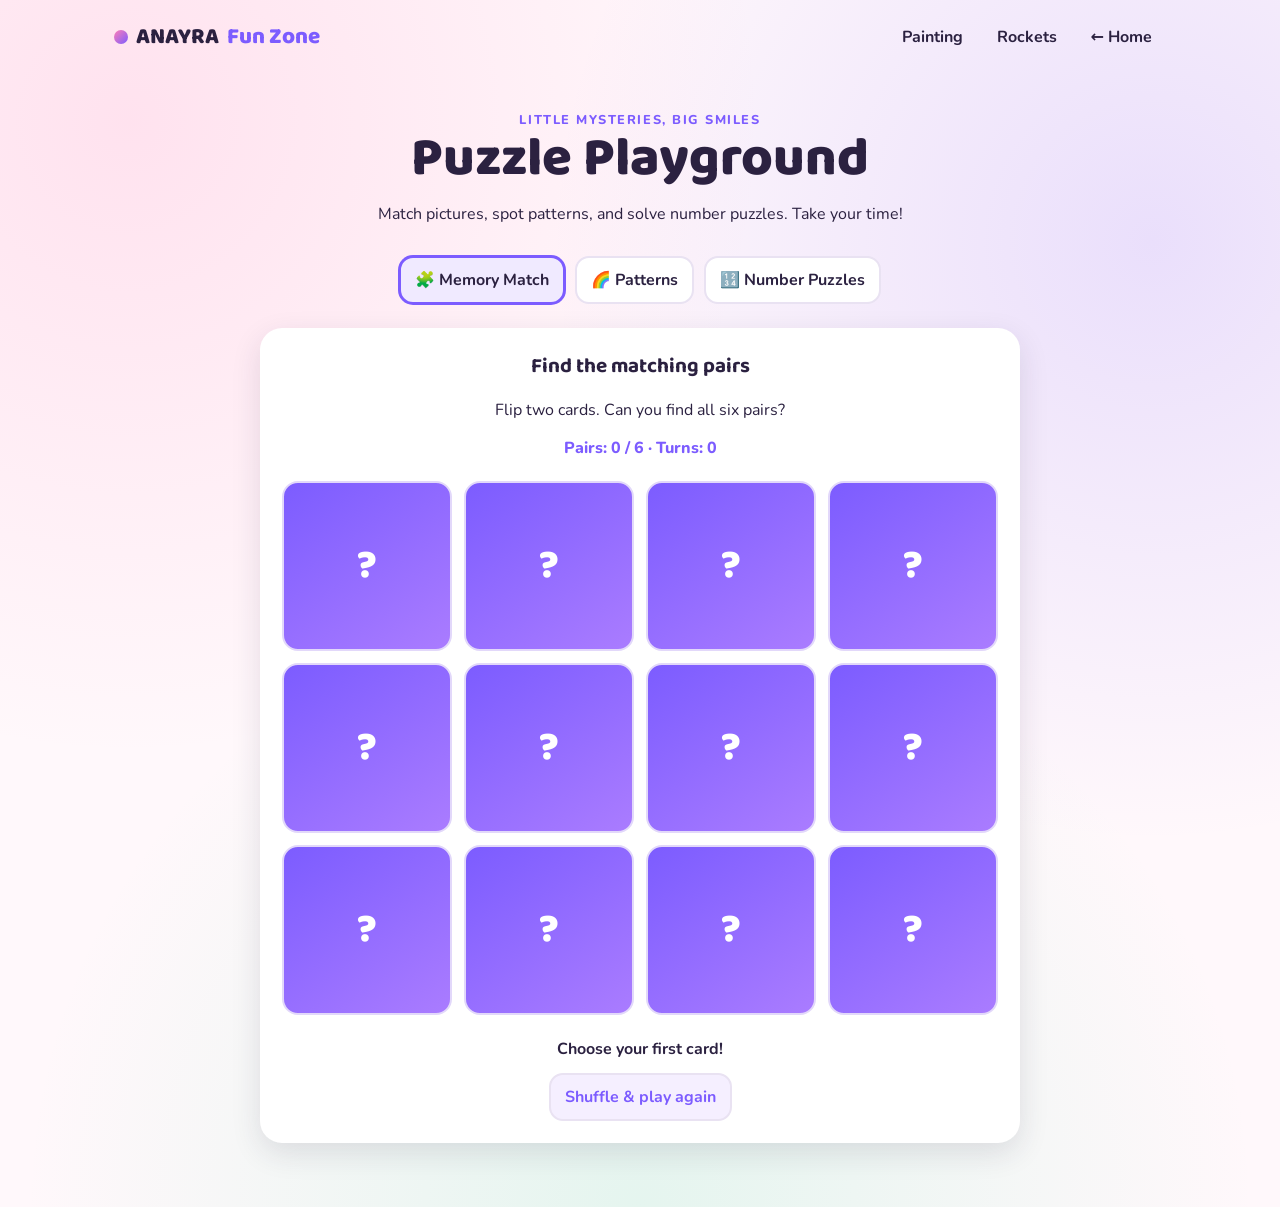
<file: puzzles/play/index.html>
<!DOCTYPE html>
<html lang="en">
<head>
  <meta charset="UTF-8">
  <meta name="viewport" content="width=device-width, initial-scale=1.0">
  <title>Puzzle Playground · ANAYRA'S Fun Zone</title>
  <link rel="icon" href="../../assets/images/favicon.svg" type="image/svg+xml">
  <link href="https://fonts.googleapis.com/css2?family=Baloo+2:wght@500;700;800&family=Nunito:wght@400;600;700&display=swap" rel="stylesheet">
  <link rel="stylesheet" href="../../css/style.css">
  <link rel="stylesheet" href="../../css/play.css">
</head>
<body>
  <header class="top-bar">
    <a href="../../" class="logo"><span class="logo-dot"></span> ANAYRA<span class="logo-fun">Fun Zone</span></a>
    <nav class="nav" aria-label="Main navigation"><a href="../../projects/painting/">Painting</a><a href="../../projects/rocket/">Rockets</a><a href="../../">← Home</a></nav>
  </header>
  <main class="play-page">
    <div class="play-heading"><p class="play-kicker">Little mysteries, big smiles</p><h1>Puzzle Playground</h1><p>Match pictures, spot patterns, and solve number puzzles. Take your time!</p></div>
    <div class="puzzle-tabs" role="group" aria-label="Choose a puzzle">
      <button type="button" class="puzzle-tab" data-game="memory" aria-pressed="true">🧩 Memory Match</button>
      <button type="button" class="puzzle-tab" data-game="patterns" aria-pressed="false">🌈 Patterns</button>
      <button type="button" class="puzzle-tab" data-game="numbers" aria-pressed="false">🔢 Number Puzzles</button>
    </div>
    <section class="play-panel puzzle-panel" id="memory-panel" aria-labelledby="memory-heading">
      <h2 id="memory-heading">Find the matching pairs</h2><p>Flip two cards. Can you find all six pairs?</p>
      <p class="puzzle-progress" id="memory-progress">Pairs: 0 / 6 · Turns: 0</p>
      <div class="memory-grid" id="memory-grid" role="group" aria-label="Memory cards"></div>
      <p class="live-message puzzle-message" id="memory-message" role="status">Choose your first card!</p>
      <button type="button" class="play-button secondary" id="memory-reset">Shuffle & play again</button>
    </section>
    <section class="play-panel puzzle-panel" id="patterns-panel" aria-labelledby="patterns-heading" hidden>
      <h2 id="patterns-heading">What comes next?</h2><p>Look at the pattern and pick its next piece.</p>
      <p class="puzzle-progress" id="patterns-progress"></p>
      <div class="puzzle-display" id="pattern-display" role="img"></div>
      <div class="puzzle-choices" id="pattern-choices" role="group" aria-label="Choose the next piece"></div>
      <p class="live-message puzzle-message" id="patterns-message" role="status"></p>
      <div class="studio-actions"><button type="button" class="play-button primary" id="pattern-next" hidden>Next pattern →</button><button type="button" class="play-button secondary" id="patterns-reset">Start over</button></div>
    </section>
    <section class="play-panel puzzle-panel" id="numbers-panel" aria-labelledby="numbers-heading" hidden>
      <h2 id="numbers-heading">Number detective</h2><p>Six little number puzzles to solve.</p>
      <p class="puzzle-progress" id="numbers-progress"></p>
      <div class="puzzle-display" id="number-display"></div>
      <form class="puzzle-answer-form" id="number-form">
        <label class="field-label" for="number-answer">Your answer</label>
        <div class="math-answer-row"><input class="answer-input" id="number-answer" type="number" min="0" step="1" inputmode="numeric" required><button type="submit" class="play-button primary" id="number-check">Check</button></div>
      </form>
      <p class="live-message puzzle-message" id="numbers-message" role="status"></p>
      <div class="studio-actions"><button type="button" class="play-button primary" id="number-next" hidden>Next puzzle →</button><button type="button" class="play-button secondary" id="numbers-reset">Start over</button></div>
    </section>
  </main>
  <script src="puzzles.js"></script>
</body>
</html>
</file>
<file: css/style.css>
/* ==========================================================
   anaira.fun — styles
   Tip: colors live in the :root block. Change them to repaint
   the whole site at once!
   ========================================================== */

:root {
  --pink: #ff7eb6;
  --purple: #7c5cff;
  --yellow: #ffd166;
  --gold: #c89727;
  --mint: #6ee7b7;
  --sky: #7dd3fc;
  --ink: #2b2140;
  --paper: #fff8fb;
  --card: #ffffff;
  --shadow: 0 10px 30px rgba(43, 33, 64, 0.12);
  --radius: 22px;
  --font-display: "Baloo 2", "Comic Sans MS", cursive, sans-serif;
  --font-body: "Nunito", system-ui, sans-serif;
}

*,
*::before,
*::after {
  box-sizing: border-box;
}

html {
  scroll-behavior: smooth;
  overflow-x: clip;
}

body {
  margin: 0;
  font-family: var(--font-body);
  color: var(--ink);
  background: var(--paper);
  background-image:
    radial-gradient(circle at 10% 10%, rgba(255, 126, 182, 0.18), transparent 40%),
    radial-gradient(circle at 90% 20%, rgba(124, 92, 255, 0.16), transparent 40%),
    radial-gradient(circle at 50% 100%, rgba(110, 231, 183, 0.18), transparent 45%);
  min-height: 100vh;
  overflow-x: hidden;
}

a {
  color: inherit;
  text-decoration: none;
}

/* ---------- Floating background shapes ---------- */

.sky {
  position: fixed;
  inset: 0;
  pointer-events: none;
  z-index: 0;
  overflow: hidden;
}

.blob {
  position: absolute;
  border-radius: 50%;
  filter: blur(40px);
  opacity: 0.55;
  animation: drift 18s ease-in-out infinite alternate;
}

.blob-1 { width: 320px; height: 320px; background: var(--pink);   top: -80px;  left: -60px; }
.blob-2 { width: 260px; height: 260px; background: var(--purple); top: 40%;    right: -80px; animation-delay: -6s; }
.blob-3 { width: 220px; height: 220px; background: var(--mint);   bottom: -60px; left: 30%; animation-delay: -12s; }

@keyframes drift {
  from { transform: translate(0, 0) scale(1); }
  to   { transform: translate(40px, 60px) scale(1.15); }
}

.star {
  position: absolute;
  color: var(--yellow);
  font-size: 22px;
  animation: twinkle 3s ease-in-out infinite;
}

.star-1 { top: 15%; left: 12%; }
.star-2 { top: 30%; right: 18%; animation-delay: 0.7s; }
.star-3 { top: 65%; left: 8%;  animation-delay: 1.4s; }
.star-4 { top: 80%; right: 10%; animation-delay: 2.1s; }

@keyframes twinkle {
  0%, 100% { opacity: 0.3; transform: scale(0.8) rotate(0deg); }
  50%      { opacity: 1;   transform: scale(1.2) rotate(20deg); }
}

/* ---------- Top bar ---------- */

.top-bar {
  position: relative;
  z-index: 2;
  display: flex;
  align-items: center;
  justify-content: space-between;
  padding: 18px 24px;
  max-width: 1100px;
  margin: 0 auto;
}

.logo {
  font-family: var(--font-display);
  font-weight: 800;
  font-size: 1.4rem;
  display: flex;
  align-items: center;
  gap: 8px;
}

.logo-dot {
  width: 14px;
  height: 14px;
  border-radius: 50%;
  background: linear-gradient(135deg, var(--pink), var(--purple));
  animation: pulse 2s ease-in-out infinite;
}

.logo-fun {
  color: var(--purple);
}

@keyframes pulse {
  0%, 100% { transform: scale(1); }
  50%      { transform: scale(1.3); }
}

.nav {
  display: flex;
  flex-wrap: wrap;
  justify-content: center;
  gap: 6px;
}

.nav a {
  padding: 8px 14px;
  border-radius: 999px;
  font-weight: 700;
  transition: background 0.2s, transform 0.2s;
}

.nav a:hover {
  background: rgba(124, 92, 255, 0.12);
  transform: translateY(-2px);
}

/* ---------- Hero ---------- */

main {
  position: relative;
  z-index: 1;
}

.hero {
  position: relative;
  max-width: 900px;
  margin: 0 auto;
  padding: 60px 24px 120px;
  text-align: center;
}

.hero-kicker {
  margin: 0;
  font-weight: 700;
  letter-spacing: 0.2em;
  text-transform: uppercase;
  font-size: 0.85rem;
  color: var(--purple);
  animation: fade-up 0.8s ease both;
}

.hero-title {
  font-family: var(--font-display);
  font-weight: 800;
  font-size: clamp(3rem, 10vw, 6.5rem);
  line-height: 0.95;
  margin: 10px 0 20px;
  animation: fade-up 0.8s 0.1s ease both;
}

.hero-title-line2 {
  display: block;
  background: linear-gradient(90deg, #a56608, #e7b73f, #b37a0c, #f4d679);
  background-size: 200% auto;
  -webkit-background-clip: text;
  background-clip: text;
  color: transparent;
  animation: shimmer 4s linear infinite;
}

@keyframes shimmer {
  to { background-position: 200% center; }
}

/* The letters bounce inside buttons, so touching them can make them bigger. */
.wiggle {
  display: inline-flex;
  color: var(--purple);
}

.wiggle .letter {
  position: relative;
  display: inline-block;
  font: inherit;
  line-height: inherit;
  color: inherit;
  padding: 0;
  border: 0;
  background: transparent;
  cursor: pointer;
  touch-action: manipulation;
  transition: transform 0.3s;
}

.wiggle .letter-glyph {
  display: block;
  animation: bounce 3.2s ease-in-out infinite;
}

.wiggle .letter:nth-child(odd) .letter-glyph {
  background: linear-gradient(155deg, #9c5d06 5%, #e7b73f 45%, #ab7108 80%);
  background-clip: text;
  -webkit-background-clip: text;
  color: transparent;
  filter: drop-shadow(0 2px 0 #a56b1230);
}

.wiggle .letter.is-big, .wiggle .letter:active {
  transform: scale(1.15) rotate(-3deg);
  z-index: 2;
}

@media (hover: hover) {
  .wiggle .letter:hover { transform: scale(1.15) rotate(-3deg); z-index: 2; }
}

@keyframes bounce {
  0%, 100% { transform: translateY(0); }
  50%      { transform: translateY(-4px); }
}

.hero-sub {
  font-size: 1.2rem;
  line-height: 1.6;
  margin: 0 auto 30px;
  max-width: 520px;
  animation: fade-up 0.8s 0.2s ease both;
}

.hero-actions {
  display: flex;
  justify-content: center;
  gap: 14px;
  flex-wrap: wrap;
  animation: fade-up 0.8s 0.3s ease both;
}

@keyframes fade-up {
  from { opacity: 0; transform: translateY(20px); }
  to   { opacity: 1; transform: translateY(0); }
}

/* ---------- Buttons ---------- */

.btn {
  font-family: var(--font-display);
  font-weight: 700;
  font-size: 1.05rem;
  padding: 14px 28px;
  border-radius: 999px;
  border: 3px solid transparent;
  cursor: pointer;
  transition: transform 0.15s, box-shadow 0.15s;
}

.btn:hover {
  transform: translateY(-3px) scale(1.03);
  box-shadow: var(--shadow);
}

.btn:active {
  transform: translateY(0) scale(0.97);
}

.btn-primary {
  background: linear-gradient(135deg, var(--pink), var(--purple));
  color: white;
}

.btn-ghost {
  background: white;
  border-color: var(--purple);
  color: var(--purple);
}

/* ---------- Mascot (a bunny drawn in CSS) ---------- */

.hero-mascot {
  margin-top: 60px;
  display: flex;
  justify-content: center;
}

.bun {
  position: relative;
  width: 120px;
  height: 110px;
  animation: hop 2.4s ease-in-out infinite;
}

@keyframes hop {
  0%, 100% { transform: translateY(0); }
  40%      { transform: translateY(-18px); }
  55%      { transform: translateY(0); }
}

.bun-ear {
  position: absolute;
  top: -50px;
  width: 30px;
  height: 70px;
  background: white;
  border: 4px solid var(--ink);
  border-radius: 50% 50% 20% 20%;
}

.bun-ear-left  { left: 22px;  transform: rotate(-12deg); }
.bun-ear-right { right: 22px; transform: rotate(12deg); }

.bun-face {
  position: absolute;
  inset: 0;
  background: white;
  border: 4px solid var(--ink);
  border-radius: 50%;
}

.bun-eye {
  position: absolute;
  top: 40px;
  width: 12px;
  height: 14px;
  background: var(--ink);
  border-radius: 50%;
  animation: blink 4s infinite;
}

.bun-eye-left  { left: 32px; }
.bun-eye-right { right: 32px; }

@keyframes blink {
  0%, 92%, 100% { transform: scaleY(1); }
  95%           { transform: scaleY(0.1); }
}

.bun-nose {
  position: absolute;
  top: 60px;
  left: 50%;
  width: 12px;
  height: 9px;
  background: var(--pink);
  border-radius: 50%;
  transform: translateX(-50%);
}

.bun-mouth {
  position: absolute;
  top: 70px;
  left: 50%;
  width: 20px;
  height: 10px;
  border: 3px solid var(--ink);
  border-top: none;
  border-radius: 0 0 20px 20px;
  transform: translateX(-50%);
}

/* ---------- Sections ---------- */

.section {
  max-width: 1100px;
  margin: 0 auto;
  padding: 70px 24px;
}

.section-alt {
  position: relative;
}

.section-alt::before {
  content: "";
  position: absolute;
  inset: 0 auto;
  left: 50%;
  width: 100vw;
  transform: translateX(-50%);
  background: rgba(124, 92, 255, 0.07);
  z-index: -1;
}

.section-title {
  font-family: var(--font-display);
  font-weight: 800;
  font-size: clamp(2rem, 5vw, 3rem);
  margin: 0 0 6px;
  text-align: center;
}

.section-sub {
  text-align: center;
  margin: 0 0 40px;
  font-size: 1.1rem;
  opacity: 0.8;
}

/* ---------- Cards ---------- */

.card-grid {
  display: grid;
  grid-template-columns: repeat(auto-fit, minmax(240px, 1fr));
  gap: 22px;
}

.card {
  background: var(--card);
  border-radius: var(--radius);
  padding: 28px 24px;
  box-shadow: var(--shadow);
  border: 3px solid transparent;
  transition: transform 0.25s, border-color 0.25s;
  display: block;
}

.card:hover {
  transform: translateY(-8px) rotate(-1deg);
  border-color: var(--pink);
}

.card:nth-child(2):hover { border-color: var(--purple); transform: translateY(-8px) rotate(1deg); }
.card:nth-child(3):hover { border-color: var(--mint); }

.card-emoji {
  font-size: 2.4rem;
  display: block;
  margin-bottom: 12px;
}

.card h3 {
  font-family: var(--font-display);
  font-size: 1.4rem;
  margin: 0 0 6px;
}

.card p {
  margin: 0;
  opacity: 0.8;
}

.card-coming {
  border-style: dashed;
  border-color: rgba(43, 33, 64, 0.15);
}

/* ---------- Discover box ---------- */

.discover-box {
  background: var(--card);
  border-radius: var(--radius);
  box-shadow: var(--shadow);
  padding: 40px 24px;
  text-align: center;
  max-width: 640px;
  margin: 0 auto;
}

.discover-fact {
  font-size: 1.3rem;
  font-weight: 600;
  min-height: 3em;
  margin: 0 0 20px;
}

.discover-fact.pop {
  animation: pop 0.4s ease;
}

@keyframes pop {
  0%   { transform: scale(0.8); opacity: 0; }
  100% { transform: scale(1);   opacity: 1; }
}

/* ---------- Footer ---------- */

.footer {
  position: relative;
  z-index: 1;
  text-align: center;
  padding: 40px 24px 60px;
  font-weight: 600;
}

.footer p {
  margin: 4px 0;
}

.footer-small {
  opacity: 0.6;
  font-size: 0.9rem;
}

/* ---------- Confetti ---------- */

.confetti-layer {
  position: fixed;
  inset: 0;
  pointer-events: none;
  z-index: 50;
  overflow: hidden;
}

.confetti-piece {
  position: absolute;
  top: -20px;
  width: 12px;
  height: 18px;
  border-radius: 3px;
  animation: confetti-fall linear forwards;
}

@keyframes confetti-fall {
  to {
    transform: translateY(110vh) rotate(720deg);
    opacity: 0;
  }
}

/* ---------- Small screens ---------- */

@media (max-width: 600px) {
  .top-bar { flex-wrap: wrap; justify-content: center; gap: 10px; }
  .nav a { padding: 6px 10px; font-size: 0.9rem; }
  .hero { padding-top: 30px; }
}

/* ---------- Respect people who prefer less motion ---------- */

@media (prefers-reduced-motion: reduce) {
  *,
  *::before,
  *::after {
    animation: none !important;
    transition: none !important;
  }
}
</file>
<file: css/play.css>
/* Shared styles for Anayra's games and drawing tools. */
[hidden] { display: none !important; }

.play-page { max-width: 1200px; margin: 0 auto; padding: 24px 24px 64px; }
.play-heading { text-align: center; margin-bottom: 28px; }
.play-heading h1 { margin: 0; font: 800 clamp(2rem, 6vw, 3.4rem)/1.1 var(--font-display); }
.play-heading p { margin: 12px 0 0; line-height: 1.6; }
.play-kicker { color: var(--purple); font-weight: 800; letter-spacing: .12em; font-size: .8rem; text-transform: uppercase; }
.play-panel { background: #fff; border-radius: var(--radius); padding: 22px; box-shadow: var(--shadow); }
.play-panel h2 { margin: 0 0 12px; font: 700 1.3rem var(--font-display); }
.play-button, .tool-button, .puzzle-tab, .choice-button {
  font: 700 1rem var(--font-body); color: var(--ink); background: #fff;
  border: 2px solid #e9e2f2; border-radius: 14px; padding: 11px 14px; cursor: pointer;
  min-height: 46px; transition: background .15s, border-color .15s, transform .15s;
}
.play-button:hover, .tool-button:hover, .choice-button:hover { border-color: var(--purple); background: #f7f3ff; }
button:focus-visible, a:focus-visible, input:focus-visible, select:focus-visible, canvas:focus-visible {
  outline: 3px solid var(--purple); outline-offset: 4px;
}
button:disabled { opacity: .45; cursor: default; }
.play-button.primary { background: var(--purple); border-color: var(--purple); color: white; }
.play-button.secondary { color: var(--purple); background: #f5efff; }
.tool-button[aria-pressed="true"], .choice-button[aria-pressed="true"], .puzzle-tab[aria-pressed="true"] {
  border-color: var(--purple); background: #f0eaff; box-shadow: 0 0 0 1px var(--purple);
}
.studio-layout { display: grid; grid-template-columns: 260px minmax(0, 1fr); gap: 24px; align-items: start; }
.studio-tools { display: grid; gap: 22px; }
.tool-grid { display: grid; grid-template-columns: 1fr 1fr; gap: 8px; }
.tool-button { padding: 9px 7px; font-size: .9rem; }
.color-grid { display: flex; flex-wrap: wrap; gap: 10px; }
.color-swatch { width: 36px; height: 36px; border: 3px solid white; border-radius: 50%; background: var(--swatch); cursor: pointer; box-shadow: 0 0 0 1px #d9d2e3; }
.color-swatch[aria-pressed="true"] { box-shadow: 0 0 0 3px var(--ink); }
.size-label { display: flex; align-items: center; justify-content: space-between; gap: 10px; font-weight: 700; }
input[type="range"] { width: 100%; accent-color: var(--purple); margin-top: 14px; }
.sticker-thumb { display: block; width: 42px; height: 66px; margin: 0 auto 5px; background: url('../assets/images/jj-mikey-stickers.png') left center / 200% 100% no-repeat; }
.sticker-thumb.mikey { background-position: right center; }
.studio-surface { min-width: 0; }
.canvas-frame { border: 2px solid #e9e2f2; border-radius: 20px; overflow: hidden; background: white; box-shadow: var(--shadow); }
.drawing-canvas { display: block; width: 100%; height: auto; touch-action: none; cursor: crosshair; }
.studio-actions { display: flex; flex-wrap: wrap; justify-content: center; gap: 10px; margin-top: 16px; }
.studio-note { text-align: center; font-size: .9rem; line-height: 1.6; color: #5b4a71; margin: 14px 0; }
.live-message { min-height: 1.5em; line-height: 1.5; font-weight: 700; }
.studio-message { text-align: center; color: var(--purple); }

/* Space flight has real buttons as well as keyboard and touch controls. */
.rocket-layout { display: grid; grid-template-columns: 280px minmax(0, 1fr); gap: 24px; align-items: start; }
.rocket-layout.is-playing { grid-template-columns: 1fr; max-width: 1000px; margin: 0 auto; }
.rocket-setup { display: grid; gap: 16px; }
.ride-grid { display: grid; grid-template-columns: 1fr 1fr; gap: 8px; }
.ride-icon { display: block; font-size: 2rem; margin-bottom: 4px; }
.field-label { display: grid; gap: 7px; font-weight: 700; }
.field-label input, .field-label select, .answer-input {
  width: 100%; border: 2px solid #dfd6ed; border-radius: 12px; padding: 12px;
  font: 600 1rem var(--font-body); background: white; color: var(--ink);
}
.flight-box { position: relative; overflow: hidden; border-radius: 22px; background: #12132d; }
.flight-canvas { display: block; width: 100%; height: auto; touch-action: none; }
.flight-overlay { position: absolute; inset: 0; display: grid; place-items: center; background: #10102bba; padding: 16px; }
.flight-overlay .play-panel { width: min(100%, 380px); text-align: center; padding: 24px; max-height: 100%; overflow: auto; }
.math-question { font: 800 clamp(1.9rem, 7vw, 2.8rem) var(--font-display); margin: 10px 0; }
.math-answer-row { display: flex; gap: 8px; }
.math-answer-row input { min-width: 0; }
.flight-toolbar { display: flex; align-items: center; justify-content: space-between; flex-wrap: wrap; gap: 10px; margin-bottom: 12px; }
.flight-score { font-weight: 800; color: var(--purple); }
.flight-controls { display: flex; justify-content: center; flex-wrap: wrap; gap: 8px; margin-top: 12px; }
.flight-controls button { font-size: 1.4rem; min-width: 56px; touch-action: none; user-select: none; }
.mission-name { overflow-wrap: anywhere; }

/* Three kinds of puzzles, with no timers or pressure. */
.puzzle-tabs { display: flex; flex-wrap: wrap; justify-content: center; gap: 10px; margin-bottom: 24px; }
.puzzle-panel { max-width: 760px; margin: 0 auto; text-align: center; }
.memory-grid { display: grid; grid-template-columns: repeat(4, 1fr); gap: 12px; margin: 22px 0; }
.memory-card { aspect-ratio: 1; min-height: 64px; border: 2px solid #e2d8fa; border-radius: 16px; background: linear-gradient(145deg, #7c5cff, #aa7cff); color: white; font: 800 clamp(1.5rem, 7vw, 2.5rem) var(--font-display); cursor: pointer; }
.memory-card.revealed { background: #fff5db; color: var(--ink); }
.memory-card.matched { background: #e5fff1; border-color: #6bc99c; color: var(--ink); opacity: 1; }
.puzzle-display { background: #f7f3ff; border-radius: 18px; padding: 28px 12px; margin: 22px 0; font: 800 clamp(1.7rem, 6vw, 3rem) var(--font-display); letter-spacing: .08em; overflow-wrap: anywhere; }
.puzzle-choices { display: flex; justify-content: center; flex-wrap: wrap; gap: 12px; }
.puzzle-choices button { font-size: 1.5rem; min-width: 80px; }
.puzzle-answer-form { max-width: 370px; margin: 0 auto; }
.puzzle-progress { color: var(--purple); font-weight: 800; }
.puzzle-message { margin: 20px 0 12px; }

@media (max-width: 850px) {
  .studio-layout, .rocket-layout { grid-template-columns: 1fr; }
  .studio-tools { grid-template-columns: 1fr 1fr; padding: 18px; gap: 18px; }
  .studio-tools .tool-section { grid-row: span 2; }
  .tool-grid { grid-template-columns: repeat(3, 1fr); }
  .rocket-setup { grid-template-columns: 1fr 1fr; }
  .rocket-setup h2, .rocket-setup .ride-section { grid-column: 1 / -1; }
  .ride-grid { grid-template-columns: repeat(4, 1fr); }
}
@media (max-width: 520px) {
  .play-page { padding: 18px 14px 40px; }
  .studio-tools { grid-template-columns: 1fr; }
  .studio-tools .tool-section { grid-row: auto; }
  .sticker-grid { grid-template-columns: 1fr 1fr; }
  .sticker-grid .tool-button { display: flex; align-items: center; justify-content: center; gap: 12px; }
  .sticker-thumb { width: 30px; height: 46px; margin: 0; }
  .play-panel { padding: 18px; }
  .rocket-setup { grid-template-columns: 1fr; }
  .ride-grid { grid-template-columns: 1fr 1fr; }
  .flight-canvas { aspect-ratio: 1 / 1.1; object-fit: fill; }
  .memory-grid { gap: 8px; }
}
</file>
<file: projects/birthday-invitation/style.css>
/* Keep the separate stickers BESIDE the invitation, including on a phone. */
.studio-layout { grid-template-columns: minmax(0, 1fr) 260px; }
.studio-tools { grid-column: 2; grid-row: 1; display: flex; flex-direction: column; gap: 20px; }
.studio-surface { width: 100%; max-width: 650px; margin: 0 auto; }
.studio-surface { grid-column: 1; grid-row: 1; }
.sticker-supplies { order: -1; }
.sticker-grid { grid-template-columns: 1fr 1fr; }
.sticker-grid .tool-button { display: block; }
.sticker-thumb { width: 68px; height: 92px; margin: 0 auto 6px; }
.supply-note { margin: 0 0 12px; font-size: .9rem; line-height: 1.5; }
.friends-sticker { grid-column: 1 / -1; }
.friends-sticker img, .picture-sticker img { display: block; width: 100%; height: auto; border-radius: 8px; margin-bottom: 6px; }
.maizen-sticker { grid-column: 1 / -1; background: #fff4c9; color: var(--purple); font-weight: 800; }
.rainbow-sparkles { grid-column: 1 / -1; background: linear-gradient(120deg, #ffe0e4, #fff4c9, #e0fff0, #e6f3ff, #f0eaff); }
.tool-section summary { font-weight: 800; cursor: pointer; padding: 8px 0; }
.tool-section .tool-grid { margin-top: 10px; }
.instruction-sign { border: 2px dashed #d0c0ed; background: #faf6ff; padding: 14px; border-radius: 16px; }
.instruction-sign h2, .instruction-sign h3 { margin: 0 0 8px; font: 700 1.1rem var(--font-display); }
.instruction-sign p { margin: 0; font-size: .9rem; line-height: 1.6; white-space: pre-wrap; overflow-wrap: anywhere; }
.coming-panel { margin-top: 20px; text-align: center; }
.coming-choices { display: flex; justify-content: center; flex-wrap: wrap; gap: 10px; }
.invitation-settings { max-width: 950px; margin: 28px auto 0; }
.invitation-settings textarea { width: 100%; margin-top: 12px; border: 2px solid #dfd6ed; border-radius: 12px; padding: 12px; font: 600 1rem/1.6 var(--font-body); resize: vertical; }
@media (max-width: 650px) {
  .studio-layout { grid-template-columns: minmax(0, 1fr) 112px; gap: 12px; }
  .studio-tools { padding: 10px; gap: 14px; }
  .studio-tools h2 { font-size: .95rem; }
  .sticker-grid, .tool-grid { grid-template-columns: 1fr; }
  .friends-sticker, .picture-sticker, .maizen-sticker, .rainbow-sparkles { grid-column: 1; font-size: .75rem; }
  .sticker-thumb { width: 54px; height: 72px; }
  .color-grid { gap: 7px; }
  .color-swatch { width: 26px; height: 26px; }
  .supply-note, .instruction-sign p { font-size: .75rem; }
  .studio-tools .instruction-sign { padding: 8px; }
  .studio-tools .instruction-sign h2 { font-size: .8rem; }
  .studio-tools .size-label { font-size: .8rem; }
  .tool-section summary { font-size: .8rem; }
  .studio-actions { gap: 6px; }
  .studio-actions .play-button { font-size: .8rem; padding: 9px; }
  .coming-panel { padding: 12px; }
}
</file>
<file: projects/birthday-invitation/song.css>
/* A tiny dance party below the card, leaving every hug and cupcake visible. */
.party-song { margin-top: 12px; padding: 10px 12px; border: 1px solid #e9e2f2; border-radius: 14px; background: #faf6ff; }
.song-heading { display: flex; align-items: center; justify-content: space-between; flex-wrap: wrap; gap: 8px 12px; }
.song-label { min-width: 0; margin: 0; font-size: .85rem; line-height: 1.4; }
.song-label strong, .song-label span { display: block; }
.song-label span { color: #68587c; font-size: .75rem; }
.song-link { flex-shrink: 0; display: inline-flex; align-items: center; min-height: 42px; padding: 8px 10px; border: 2px solid #dfd6ed; border-radius: 12px; background: #fff; color: #7c5cff; text-decoration: none; font: 700 .85rem var(--font-body, system-ui, sans-serif); }
.song-link:hover { border-color: #7c5cff; background: #f0eaff; }
.song-controls { display: flex; align-items: center; gap: 10px; margin-top: 12px; }
.cat-sticker { display: block; flex: 0 0 72px; width: 72px; height: 86px; border-radius: 16px; background: white; box-shadow: 0 2px 8px #73549a12; }
.song-speaker { display: inline-flex; align-items: center; justify-content: center; gap: 8px; min-width: 0; min-height: 46px; margin: 0; padding: 10px; border: 2px solid #7c5cff; border-radius: 14px; background: #7c5cff; color: white; cursor: pointer; text-decoration: none; font: 700 .8rem var(--font-body, system-ui, sans-serif); }
.song-speaker span { min-width: 0; overflow-wrap: anywhere; }
.song-speaker:hover { background: #6847e2; border-color: #6847e2; }
.song-speaker[aria-pressed="true"] { background: #6746da; border-color: #6746da; }
.song-speaker:disabled { cursor: wait; opacity: .6; }
.song-speaker:focus-visible, .song-link:focus-visible { outline: 3px solid #c89727; outline-offset: 3px; }
.speaker-icon { display: block; flex-shrink: 0; }
.song-player { display: block; width: 100%; height: 220px; border: 0; border-radius: 10px; margin-top: 10px; }
.song-note { margin: 8px 0 0; font-size: .75rem; color: #68587c; line-height: 1.5; }

/* The music's Play and Pause events also start and stop the kitten's dance. */
.cat-dancer, .cat-left-paw, .cat-right-paw { transform-box: fill-box; transform-origin: center bottom; }
.cat-notes { opacity: 0; }
.is-playing .cat-dancer { animation: kitty-bop .55s ease-in-out infinite alternate; }
.is-playing .cat-left-paw { animation: kitty-wave .55s ease-in-out infinite alternate; }
.is-playing .cat-right-paw { animation: kitty-wave .55s ease-in-out infinite alternate-reverse; }
.is-playing .cat-notes { animation: kitty-notes 1.1s ease-in-out infinite; }
@keyframes kitty-bop { from { transform: translateY(1px) rotate(-6deg); } to { transform: translateY(-5px) rotate(6deg); } }
@keyframes kitty-wave { from { transform: rotate(-18deg); } to { transform: rotate(18deg); } }
@keyframes kitty-notes { 0%, 100% { opacity: .45; transform: translateY(1px); } 50% { opacity: 1; transform: translateY(-4px); } }
@media (prefers-reduced-motion: reduce) {
  .party-song .cat-dancer, .party-song .cat-left-paw, .party-song .cat-right-paw, .party-song .cat-notes { animation: none; transform: none; }
  .party-song.is-playing .cat-notes { opacity: 1; }
}
</file>
